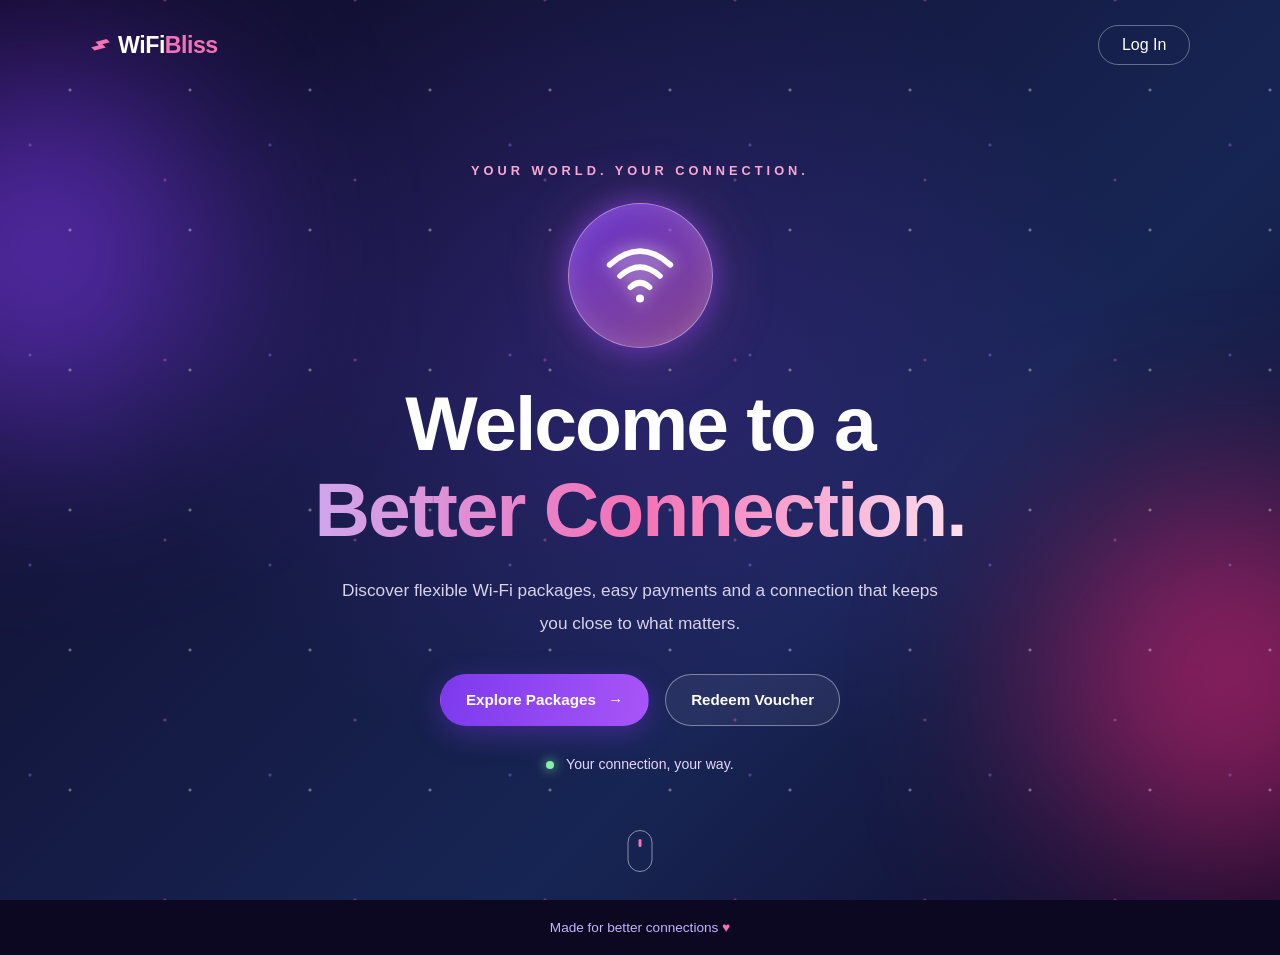
<file: index.html>
<!DOCTYPE html>
<html lang="en">
<head>
    <meta charset="UTF-8">
    <meta name="viewport" content="width=device-width, initial-scale=1.0">
    <meta name="theme-color" content="#172554">

    <title>WiFi Bliss | Welcome</title>

    <link rel="stylesheet" href="css/style.css">
    <script src="js/script.js" defer></script>
</head>
<body>

    <header class="navbar">
        <a href="index.html" class="brand">
            <span class="brand-icon">⌁</span>
            <span>WiFi<span class="brand-accent">Bliss</span></span>
        </a>

        <a href="pages/login.html" class="login-link">Log In</a>
    </header>

    <main>
        <section class="hero">

            <div class="glow glow-one"></div>
            <div class="glow glow-two"></div>
            <div class="particles" aria-hidden="true"></div>

            <div class="hero-content">

                <p class="eyebrow">
                    YOUR WORLD. YOUR CONNECTION.
                </p>

                <div class="wifi-orb" aria-label="Wi-Fi symbol">
                    <svg class="wifi-symbol"
                         viewBox="0 0 100 100"
                         role="img"
                         aria-hidden="true">

                        <path d="M12 36 Q50 2 88 36"
                              fill="none"
                              stroke="currentColor"
                              stroke-width="7"
                              stroke-linecap="round"/>

                        <path d="M25 50 Q50 28 75 50"
                              fill="none"
                              stroke="currentColor"
                              stroke-width="7"
                              stroke-linecap="round"/>

                        <path d="M38 64 Q50 53 62 64"
                              fill="none"
                              stroke="currentColor"
                              stroke-width="7"
                              stroke-linecap="round"/>

                        <circle cx="50" cy="78" r="5"
                                fill="currentColor"/>
                    </svg>
                </div>

                <h1>
                    Welcome to a
                    <span class="gradient-text">Better Connection.</span>
                </h1>

                <p class="hero-description">
                    Discover flexible Wi-Fi packages, easy payments
                    and a connection that keeps you close to what matters.
                </p>

                <div class="hero-buttons">
                    <a href="pages/packages.html" class="btn btn-primary">
                        Explore Packages <span>→</span>
                    </a>

                    <a href="pages/voucher.html" class="btn btn-secondary">
                        Redeem Voucher
                    </a>
                </div>

                <p class="hero-note">
                    <span class="status-dot"></span>
                    Your connection, your way.
                </p>

            </div>

            <div class="scroll-hint" aria-hidden="true">
                <span></span>
            </div>

        </section>
    </main>

    <footer class="site-footer">
        <p>Made for better connections <span>♥</span></p>
    </footer>

</body>
</html>
</file>
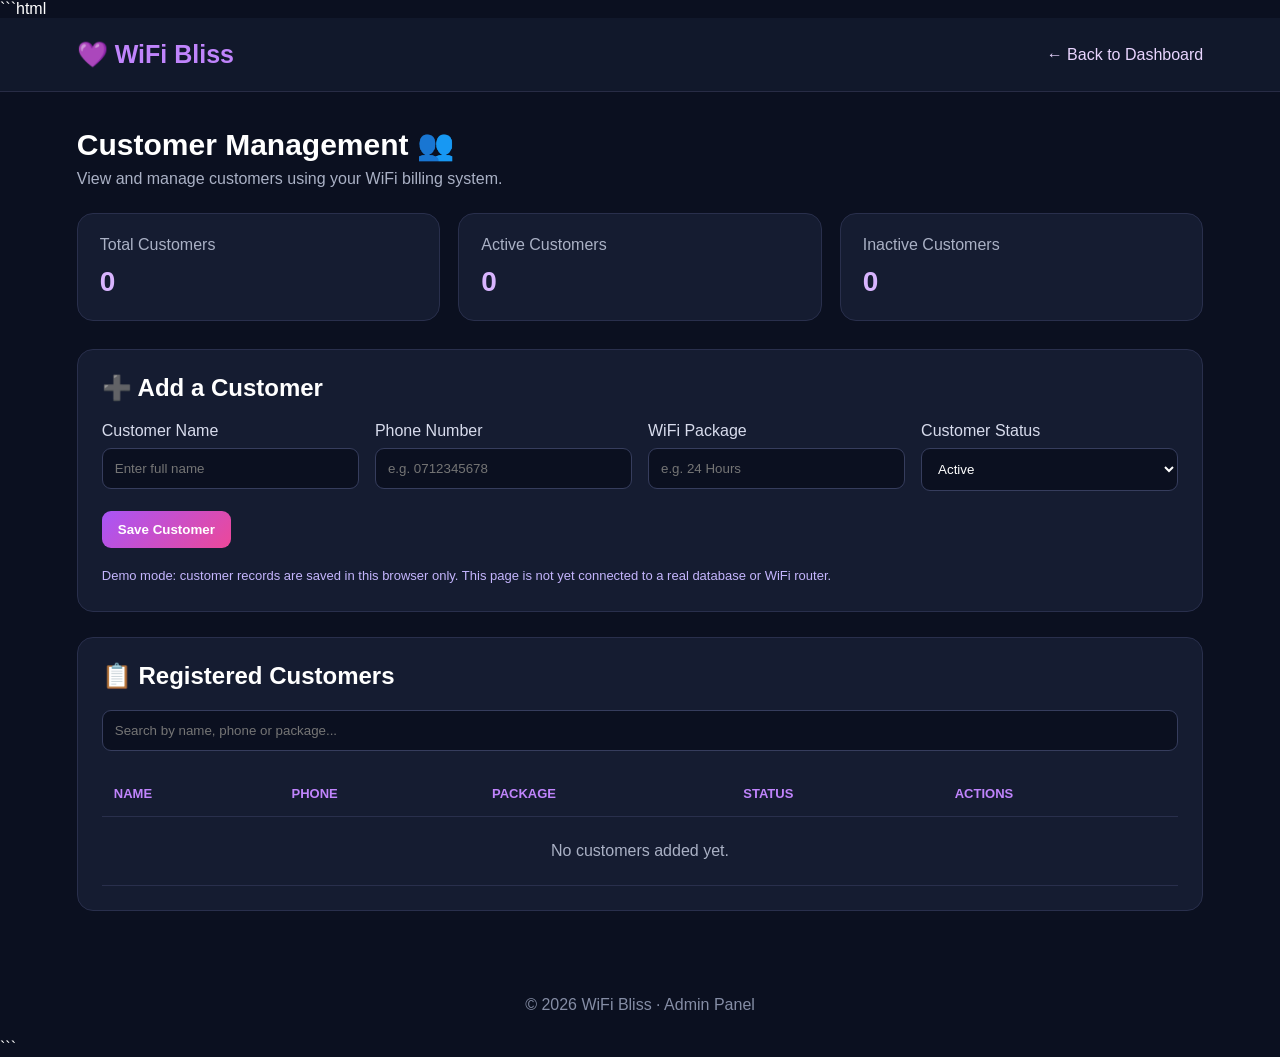
<file: admin/customers.html>
```html
<!DOCTYPE html>
<html lang="en">
<head>
    <meta charset="UTF-8">
    <meta name="viewport" content="width=device-width, initial-scale=1.0">
    <title>Customers | WiFi Bliss Admin</title>

    <style>
        * {
            margin: 0;
            padding: 0;
            box-sizing: border-box;
            font-family: "Segoe UI", sans-serif;
        }

        body {
            background: #0b1020;
            color: #ffffff;
            min-height: 100vh;
        }

        header {
            padding: 22px 6%;
            background: #11182b;
            border-bottom: 1px solid #282c45;
            display: flex;
            justify-content: space-between;
            align-items: center;
            gap: 15px;
            flex-wrap: wrap;
        }

        .logo {
            color: #c084fc;
            font-size: 25px;
            font-weight: bold;
        }

        header a {
            color: #e9d5ff;
            text-decoration: none;
        }

        main {
            padding: 35px 6%;
        }

        .heading {
            margin-bottom: 25px;
        }

        .heading h1 {
            font-size: 30px;
            margin-bottom: 8px;
        }

        .heading p {
            color: #aab1c5;
        }

        .summary {
            display: grid;
            grid-template-columns: repeat(auto-fit, minmax(190px, 1fr));
            gap: 18px;
            margin-bottom: 28px;
        }

        .card {
            background: #151c31;
            padding: 22px;
            border: 1px solid #292f4c;
            border-radius: 16px;
        }

        .card p {
            color: #aab1c5;
            margin-bottom: 12px;
        }

        .card h2 {
            color: #d8b4fe;
            font-size: 28px;
        }

        .panel {
            background: #151c31;
            padding: 24px;
            border: 1px solid #292f4c;
            border-radius: 16px;
            margin-bottom: 25px;
        }

        .panel h2 {
            margin-bottom: 20px;
        }

        .form-grid {
            display: grid;
            grid-template-columns: repeat(auto-fit, minmax(200px, 1fr));
            gap: 16px;
        }

        label {
            display: block;
            color: #d8dced;
            margin-bottom: 8px;
        }

        input, select {
            width: 100%;
            padding: 12px;
            border-radius: 9px;
            border: 1px solid #363d5d;
            background: #0b1020;
            color: white;
            outline: none;
        }

        input:focus, select:focus {
            border-color: #c084fc;
        }

        button {
            padding: 11px 16px;
            border: none;
            border-radius: 9px;
            cursor: pointer;
            font-weight: 600;
            transition: 0.2s;
        }

        .primary {
            background: linear-gradient(135deg, #a855f7, #ec4899);
            color: white;
        }

        .primary:hover {
            opacity: 0.88;
            transform: translateY(-1px);
        }

        .search-row {
            display: flex;
            gap: 12px;
            margin-bottom: 20px;
            flex-wrap: wrap;
        }

        .search-row input {
            flex: 1;
            min-width: 200px;
        }

        .table-wrap {
            overflow-x: auto;
        }

        table {
            width: 100%;
            border-collapse: collapse;
            min-width: 700px;
        }

        th, td {
            text-align: left;
            padding: 15px 12px;
            border-bottom: 1px solid #292f4c;
        }

        th {
            color: #c084fc;
            font-size: 13px;
            text-transform: uppercase;
        }

        td {
            color: #e1e5f0;
        }

        .status {
            display: inline-block;
            padding: 6px 10px;
            border-radius: 20px;
            font-size: 12px;
            background: #183b32;
            color: #86efac;
        }

        .inactive {
            background: #40252e;
            color: #fda4af;
        }

        .actions {
            display: flex;
            gap: 8px;
        }

        .toggle {
            background: #30254a;
            color: #e9d5ff;
        }

        .delete {
            background: #48232d;
            color: #fda4af;
        }

        .empty {
            text-align: center;
            color: #aab1c5;
            padding: 25px;
        }

        .notice {
            color: #c4b5fd;
            font-size: 13px;
            margin-top: 18px;
            line-height: 1.6;
        }

        footer {
            text-align: center;
            padding: 25px;
            color: #858da5;
        }

        @media (max-width: 600px) {
            main {
                padding: 25px 4%;
            }

            .panel {
                padding: 17px;
            }

            .heading h1 {
                font-size: 25px;
            }
        }
    </style>
</head>

<body>

<header>
    <div class="logo">💜 WiFi Bliss</div>
    <a href="dashboard.html">← Back to Dashboard</a>
</header>

<main>
    <section class="heading">
        <h1>Customer Management 👥</h1>
        <p>View and manage customers using your WiFi billing system.</p>
    </section>

    <section class="summary">
        <div class="card">
            <p>Total Customers</p>
            <h2 id="totalCustomers">0</h2>
        </div>

        <div class="card">
            <p>Active Customers</p>
            <h2 id="activeCustomers">0</h2>
        </div>

        <div class="card">
            <p>Inactive Customers</p>
            <h2 id="inactiveCustomers">0</h2>
        </div>
    </section>

    <section class="panel">
        <h2>➕ Add a Customer</h2>

        <form id="customerForm">
            <div class="form-grid">
                <div>
                    <label for="customerName">Customer Name</label>
                    <input
                        type="text"
                        id="customerName"
                        placeholder="Enter full name"
                        required
                    >
                </div>

                <div>
                    <label for="customerPhone">Phone Number</label>
                    <input
                        type="tel"
                        id="customerPhone"
                        placeholder="e.g. 0712345678"
                        pattern="(?:07|01)[0-9]{8}"
                        title="Enter a Kenyan mobile number starting with 07 or 01"
                        required
                    >
                </div>

                <div>
                    <label for="customerPackage">WiFi Package</label>
                    <input
                        type="text"
                        id="customerPackage"
                        placeholder="e.g. 24 Hours"
                        required
                    >
                </div>

                <div>
                    <label for="customerStatus">Customer Status</label>
                    <select id="customerStatus">
                        <option value="Active">Active</option>
                        <option value="Inactive">Inactive</option>
                    </select>
                </div>
            </div>

            <button class="primary" type="submit" style="margin-top: 20px;">
                Save Customer
            </button>
        </form>

        <p class="notice">
            Demo mode: customer records are saved in this browser only.
            This page is not yet connected to a real database or WiFi router.
        </p>
    </section>

    <section class="panel">
        <h2>📋 Registered Customers</h2>

        <div class="search-row">
            <input
                type="search"
                id="searchCustomer"
                placeholder="Search by name, phone or package..."
            >
        </div>

        <div class="table-wrap">
            <table>
                <thead>
                    <tr>
                        <th>Name</th>
                        <th>Phone</th>
                        <th>Package</th>
                        <th>Status</th>
                        <th>Actions</th>
                    </tr>
                </thead>

                <tbody id="customerTable"></tbody>
            </table>
        </div>
    </section>
</main>

<footer>
    © 2026 WiFi Bliss · Admin Panel
</footer>

<script>
   const STORAGE_KEY = "wifiBlissAdminCustomers";
const SHARED_CUSTOMERS_KEY = "wifiBlissCustomers";

    const customerForm = document.getElementById("customerForm");
    const customerTable = document.getElementById("customerTable");
    const searchCustomer = document.getElementById("searchCustomer");

    let customers = [];

    try {
        customers = JSON.parse(localStorage.getItem(STORAGE_KEY)) || [];
        if (!Array.isArray(customers)) customers = [];
    } catch {
        customers = [];
    }

    function saveCustomers() {
    localStorage.setItem(STORAGE_KEY, JSON.stringify(customers));
    localStorage.setItem(SHARED_CUSTOMERS_KEY, JSON.stringify(customers));
}

    function updateSummary() {
        document.getElementById("totalCustomers").textContent =
            customers.length;

        document.getElementById("activeCustomers").textContent =
            customers.filter(customer => customer.status === "Active").length;

        document.getElementById("inactiveCustomers").textContent =
            customers.filter(customer => customer.status === "Inactive").length;
    }

    function renderCustomers() {
        const search = searchCustomer.value.trim().toLowerCase();

        const filteredCustomers = customers.filter(customer =>
            customer.name.toLowerCase().includes(search) ||
            customer.phone.toLowerCase().includes(search) ||
            customer.package.toLowerCase().includes(search)
        );

        customerTable.replaceChildren();

        if (filteredCustomers.length === 0) {
            const row = document.createElement("tr");
            const cell = document.createElement("td");

            cell.colSpan = 5;
            cell.className = "empty";
            cell.textContent = customers.length === 0
                ? "No customers added yet."
                : "No customers match your search.";

            row.appendChild(cell);
            customerTable.appendChild(row);
        }

        filteredCustomers.forEach(customer => {
            const row = document.createElement("tr");

            function addCell(value) {
                const cell = document.createElement("td");
                cell.textContent = value;
                row.appendChild(cell);
                return cell;
            }

            addCell(customer.name);
            addCell(customer.phone);
            addCell(customer.package);

            const statusCell = addCell("");
            const statusBadge = document.createElement("span");
            statusBadge.className = customer.status === "Active"
                ? "status"
                : "status inactive";
            statusBadge.textContent = customer.status;
            statusCell.appendChild(statusBadge);

            const actionsCell = addCell("");
            const actions = document.createElement("div");
            actions.className = "actions";

            const toggleButton = document.createElement("button");
            toggleButton.className = "toggle";
            toggleButton.textContent = customer.status === "Active"
                ? "Deactivate"
                : "Activate";

            toggleButton.addEventListener("click", () => {
                const index = customers.findIndex(item => item.id === customer.id);
                if (index === -1) return;

                customers[index].status =
                    customers[index].status === "Active" ? "Inactive" : "Active";

                saveCustomers();
                renderCustomers();
            });

            const deleteButton = document.createElement("button");
            deleteButton.className = "delete";
            deleteButton.textContent = "Delete";

            deleteButton.addEventListener("click", () => {
                if (!confirm("Are you sure you want to delete this customer?")) {
                    return;
                }

                customers = customers.filter(item => item.id !== customer.id);
                saveCustomers();
                renderCustomers();
            });

            actions.append(toggleButton, deleteButton);
            actionsCell.appendChild(actions);
            customerTable.appendChild(row);
        });

        updateSummary();
    }

    customerForm.addEventListener("submit", event => {
        event.preventDefault();

        const name = document.getElementById("customerName").value.trim();
        const phone = document.getElementById("customerPhone").value.trim();
        const packageName = document.getElementById("customerPackage").value.trim();
        const status = document.getElementById("customerStatus").value;

        if (!name || !phone || !packageName) {
            alert("Please fill in all customer details.");
            return;
        }

        if (!/^(07|01)[0-9]{8}$/.test(phone)) {
            alert("Enter a valid Kenyan mobile number, e.g. 0712345678.");
            return;
        }

        if (customers.some(customer => customer.phone === phone)) {
            alert("This phone number is already registered.");
            return;
        }

        customers.push({
            id: Date.now().toString() + Math.random().toString(16).slice(2),
            name,
            phone,
            package: packageName,
            status
        });

        saveCustomers();
        customerForm.reset();
        renderCustomers();

        alert("Customer saved successfully!");
    });

    searchCustomer.addEventListener("input", renderCustomers);

    renderCustomers();
</script>

</body>
</html>
```
</file>
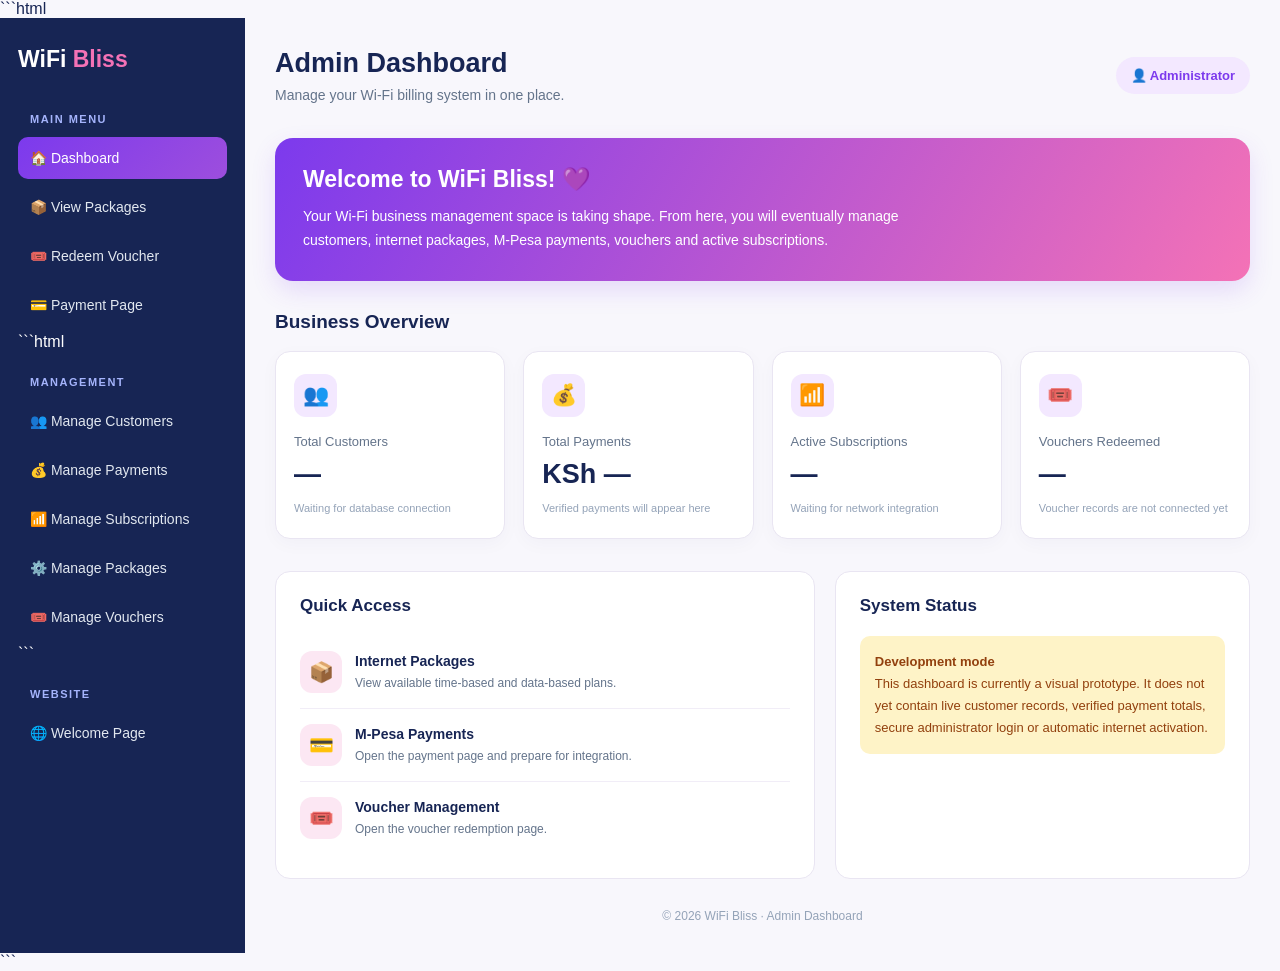
<file: admin/dashboard.html>
```html
<!DOCTYPE html>
<html lang="en">
<head>
    <meta charset="UTF-8">
    <meta name="viewport" content="width=device-width, initial-scale=1.0">
    <title>Admin Dashboard | WiFi Bliss</title>

    <style>
        * {
            margin: 0;
            padding: 0;
            box-sizing: border-box;
        }

        body {
            font-family: Arial, sans-serif;
            background: #F8F7FC;
            color: #172554;
        }

        .layout {
            display: flex;
            min-height: 100vh;
        }

        .sidebar {
            width: 245px;
            padding: 28px 18px;
            background: #172554;
            color: white;
            flex-shrink: 0;
        }

        .brand {
            font-size: 23px;
            font-weight: bold;
            margin-bottom: 40px;
        }

        .brand span {
            color: #F472B6;
        }

        .sidebar h3 {
            font-size: 11px;
            color: #A5B4FC;
            text-transform: uppercase;
            letter-spacing: 1.5px;
            margin: 25px 12px 12px;
        }

        .nav-link {
            display: block;
            padding: 13px 12px;
            margin-bottom: 7px;
            border-radius: 10px;
            color: #E2E8F0;
            text-decoration: none;
            font-size: 14px;
            transition: 0.2s;
        }

        .nav-link:hover,
        .nav-link.active {
            background: linear-gradient(135deg, #7C3AED, #9D4EDD);
            color: white;
        }

        .main {
            flex: 1;
            min-width: 0;
            padding: 30px;
        }

        .topbar {
            display: flex;
            justify-content: space-between;
            align-items: center;
            gap: 15px;
            margin-bottom: 35px;
        }

        .topbar h1 {
            font-size: 27px;
            margin-bottom: 8px;
        }

        .topbar p {
            color: #64748B;
            font-size: 14px;
        }

        .admin-badge {
            background: #F3E8FF;
            color: #7C3AED;
            padding: 11px 15px;
            border-radius: 25px;
            font-size: 13px;
            font-weight: bold;
            white-space: nowrap;
        }

        .welcome {
            padding: 28px;
            border-radius: 18px;
            color: white;
            background: linear-gradient(120deg, #7C3AED, #F472B6);
            margin-bottom: 30px;
            box-shadow: 0 10px 25px #7C3AED25;
        }

        .welcome h2 {
            font-size: 23px;
            margin-bottom: 12px;
        }

        .welcome p {
            line-height: 1.7;
            font-size: 14px;
            max-width: 650px;
        }

        .section-title {
            font-size: 19px;
            margin-bottom: 18px;
        }

        .stats {
            display: grid;
            grid-template-columns: repeat(4, minmax(0, 1fr));
            gap: 18px;
            margin-bottom: 32px;
        }

        .stat-card {
            background: white;
            padding: 22px 18px;
            border-radius: 15px;
            border: 1px solid #E9E5F2;
            box-shadow: 0 5px 18px #17255408;
        }

        .stat-icon {
            width: 43px;
            height: 43px;
            display: flex;
            justify-content: center;
            align-items: center;
            border-radius: 12px;
            background: #F3E8FF;
            font-size: 21px;
            margin-bottom: 17px;
        }

        .stat-card h3 {
            font-size: 13px;
            color: #64748B;
            font-weight: normal;
            margin-bottom: 10px;
        }

        .stat-card .number {
            font-size: 27px;
            font-weight: bold;
        }

        .stat-card .note {
            margin-top: 10px;
            font-size: 11px;
            color: #94A3B8;
            line-height: 1.5;
        }

        .content-grid {
            display: grid;
            grid-template-columns: 1.3fr 1fr;
            gap: 20px;
        }

        .panel {
            padding: 24px;
            background: white;
            border: 1px solid #E9E5F2;
            border-radius: 15px;
        }

        .panel h2 {
            font-size: 17px;
            margin-bottom: 20px;
        }

        .action-link {
            display: flex;
            align-items: center;
            gap: 13px;
            padding: 15px 0;
            border-bottom: 1px solid #F1EDF7;
            color: #172554;
            text-decoration: none;
        }

        .action-link:last-child {
            border-bottom: none;
        }

        .action-icon {
            width: 42px;
            height: 42px;
            display: flex;
            justify-content: center;
            align-items: center;
            border-radius: 12px;
            background: #FCE7F3;
            font-size: 20px;
            flex-shrink: 0;
        }

        .action-link strong {
            display: block;
            font-size: 14px;
            margin-bottom: 5px;
        }

        .action-link small {
            color: #64748B;
            font-size: 12px;
            line-height: 1.5;
        }

        .status {
            background: #FEF3C7;
            color: #92400E;
            border-radius: 10px;
            padding: 15px;
            font-size: 13px;
            line-height: 1.7;
        }

        footer {
            margin-top: 30px;
            text-align: center;
            color: #94A3B8;
            font-size: 12px;
        }

        @media (max-width: 1100px) {
            .stats {
                grid-template-columns: repeat(2, minmax(0, 1fr));
            }

            .content-grid {
                grid-template-columns: 1fr;
            }
        }

        @media (max-width: 650px) {
            .layout {
                display: block;
            }

            .sidebar {
                width: 100%;
                padding: 20px;
            }

            .brand {
                margin-bottom: 20px;
            }

            .sidebar h3 {
                margin-top: 15px;
            }

            .main {
                padding: 20px 14px;
            }

            .topbar {
                align-items: flex-start;
                flex-direction: column;
            }

            .topbar h1 {
                font-size: 23px;
            }

            .stats {
                gap: 12px;
            }

            .stat-card {
                padding: 16px 12px;
            }

            .stat-card .number {
                font-size: 23px;
            }

            .welcome {
                padding: 22px;
            }
        }
    </style>
</head>

<body>
    <div class="layout">

        <aside class="sidebar">
            <div class="brand">WiFi <span>Bliss</span></div>

            <h3>Main Menu</h3>

            <a href="dashboard.html" class="nav-link active">
                🏠 Dashboard
            </a>

            <a href="../pages/packages.html" class="nav-link">
                📦 View Packages
            </a>

            <a href="../pages/voucher.html" class="nav-link">
                🎟️ Redeem Voucher
            </a>

            <a href="../pages/payment.html" class="nav-link">
                💳 Payment Page
            </a>
            ```html
<h3>Management</h3>

<a href="customers.html" class="nav-link">
    👥 Manage Customers
</a>

<a href="payments.html" class="nav-link">
    💰 Manage Payments
</a>

<a href="subscriptions.html" class="nav-link">
    📶 Manage Subscriptions
</a>

<a href="packages.html" class="nav-link">
    ⚙️ Manage Packages
</a>

<a href="vouchers.html" class="nav-link">
    🎟️ Manage Vouchers
</a>
```

            <h3>Website</h3>

            <a href="../index.html" class="nav-link">
                🌐 Welcome Page
            </a>
        </aside>

        <main class="main">

            <header class="topbar">
                <div>
                    <h1>Admin Dashboard</h1>
                    <p>Manage your Wi-Fi billing system in one place.</p>
                </div>

                <div class="admin-badge">👤 Administrator</div>
            </header>

            <section class="welcome">
                <h2>Welcome to WiFi Bliss! 💜</h2>
                <p>
                    Your Wi-Fi business management space is taking shape.
                    From here, you will eventually manage customers,
                    internet packages, M-Pesa payments, vouchers and
                    active subscriptions.
                </p>
            </section>

            <h2 class="section-title">Business Overview</h2>

            <section class="stats">

                <div class="stat-card">
                    <div class="stat-icon">👥</div>
                    <h3>Total Customers</h3>
                    <div class="number">—</div>
                    <p class="note">Waiting for database connection</p>
                </div>

                <div class="stat-card">
                    <div class="stat-icon">💰</div>
                    <h3>Total Payments</h3>
                    <div class="number">KSh —</div>
                    <p class="note">Verified payments will appear here</p>
                </div>

                <div class="stat-card">
                    <div class="stat-icon">📶</div>
                    <h3>Active Subscriptions</h3>
                    <div class="number">—</div>
                    <p class="note">Waiting for network integration</p>
                </div>

                <div class="stat-card">
                    <div class="stat-icon">🎟️</div>
                    <h3>Vouchers Redeemed</h3>
                    <div class="number">—</div>
                    <p class="note">Voucher records are not connected yet</p>
                </div>

            </section>

            <section class="content-grid">

                <div class="panel">
                    <h2>Quick Access</h2>

                    <a href="../pages/packages.html" class="action-link">
                        <div class="action-icon">📦</div>
                        <div>
                            <strong>Internet Packages</strong>
                            <small>View available time-based and data-based plans.</small>
                        </div>
                    </a>

                    <a href="../pages/payment.html" class="action-link">
                        <div class="action-icon">💳</div>
                        <div>
                            <strong>M-Pesa Payments</strong>
                            <small>Open the payment page and prepare for integration.</small>
                        </div>
                    </a>

                    <a href="../pages/voucher.html" class="action-link">
                        <div class="action-icon">🎟️</div>
                        <div>
                            <strong>Voucher Management</strong>
                            <small>Open the voucher redemption page.</small>
                        </div>
                    </a>
                </div>

                <div class="panel">
                    <h2>System Status</h2>

                    <div class="status">
                        <strong>Development mode</strong><br>
                        This dashboard is currently a visual prototype.
                        It does not yet contain live customer records,
                        verified payment totals, secure administrator
                        login or automatic internet activation.
                    </div>
                </div>

            </section>

            <footer>
                © 2026 WiFi Bliss · Admin Dashboard
            </footer>

        </main>
    </div>
</body>
</html>
```
</file>
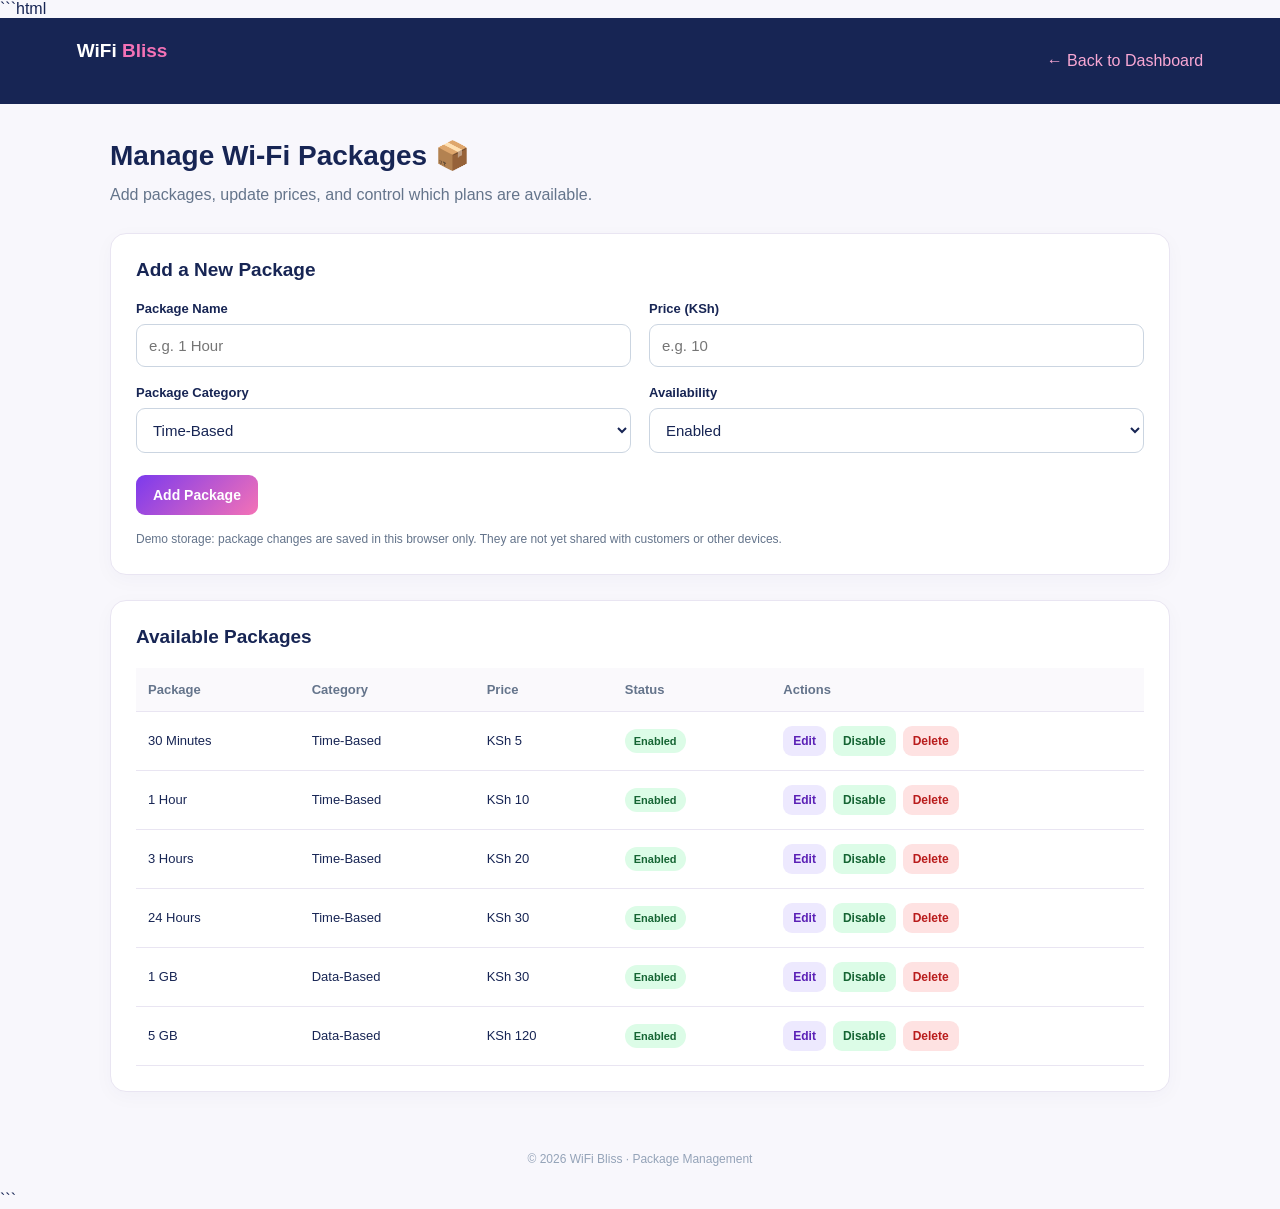
<file: admin/packages.html>
```html
<!DOCTYPE html>
<html lang="en">
<head>
    <meta charset="UTF-8">
    <meta name="viewport" content="width=device-width, initial-scale=1.0">
    <title>Manage Packages | WiFi Bliss</title>

    <style>
        * {
            box-sizing: border-box;
            margin: 0;
            padding: 0;
        }

        body {
            font-family: Arial, sans-serif;
            background: #F8F7FC;
            color: #172554;
        }

        header {
            background: #172554;
            color: white;
            padding: 22px 6%;
            display: flex;
            justify-content: space-between;
            align-items: center;
            gap: 15px;
            flex-wrap: wrap;
        }

        header h2 span {
            color: #F472B6;
        }

        header a {
            color: #F9A8D4;
            text-decoration: none;
        }

        main {
            max-width: 1100px;
            margin: 35px auto;
            padding: 0 20px;
        }

        .heading {
            margin-bottom: 25px;
        }

        .heading h1 {
            font-size: 28px;
            margin-bottom: 10px;
        }

        .heading p {
            color: #64748B;
            line-height: 1.6;
        }

        .form-card, .table-card {
            background: white;
            padding: 25px;
            border: 1px solid #E9E5F2;
            border-radius: 16px;
            margin-bottom: 25px;
            box-shadow: 0 5px 20px #17255408;
        }

        h2 {
            font-size: 19px;
            margin-bottom: 20px;
        }

        .form-grid {
            display: grid;
            grid-template-columns: repeat(2, minmax(0, 1fr));
            gap: 18px;
        }

        .field label {
            display: block;
            font-weight: bold;
            font-size: 13px;
            margin-bottom: 8px;
        }

        .field input, .field select {
            width: 100%;
            padding: 12px;
            border: 1px solid #CBD5E1;
            border-radius: 9px;
            font-size: 15px;
            background: white;
            color: #172554;
        }

        .field input:focus, .field select:focus {
            outline: 2px solid #C4B5FD;
            border-color: #7C3AED;
        }

        .buttons {
            display: flex;
            gap: 10px;
            flex-wrap: wrap;
            margin-top: 22px;
        }

        button {
            border: none;
            border-radius: 9px;
            padding: 12px 17px;
            font-weight: bold;
            cursor: pointer;
            font-size: 14px;
        }

        .primary {
            color: white;
            background: linear-gradient(135deg, #7C3AED, #F472B6);
        }

        .secondary {
            background: #EDE9FE;
            color: #5B21B6;
        }

        .delete {
            background: #FEE2E2;
            color: #B91C1C;
        }

        .toggle {
            background: #DCFCE7;
            color: #166534;
        }

        .table-wrap {
            overflow-x: auto;
        }

        table {
            width: 100%;
            border-collapse: collapse;
            text-align: left;
        }

        th, td {
            padding: 14px 12px;
            border-bottom: 1px solid #E9E5F2;
            font-size: 13px;
            white-space: nowrap;
        }

        th {
            color: #64748B;
            background: #FAF9FC;
        }

        .status {
            display: inline-block;
            padding: 6px 9px;
            border-radius: 20px;
            font-size: 11px;
            font-weight: bold;
        }

        .enabled {
            color: #166534;
            background: #DCFCE7;
        }

        .disabled {
            color: #991B1B;
            background: #FEE2E2;
        }

        .row-actions {
            display: flex;
            gap: 7px;
        }

        .row-actions button {
            padding: 8px 10px;
            font-size: 12px;
        }

        #message {
            margin-top: 15px;
            font-size: 14px;
            line-height: 1.5;
        }

        .notice {
            color: #64748B;
            font-size: 12px;
            line-height: 1.6;
            margin-top: 15px;
        }

        footer {
            text-align: center;
            padding: 25px;
            color: #94A3B8;
            font-size: 12px;
        }

        @media (max-width: 650px) {
            .form-grid {
                grid-template-columns: 1fr;
            }

            .form-card, .table-card {
                padding: 18px;
            }

            .heading h1 {
                font-size: 24px;
            }
        }
    </style>
</head>

<body>
    <header>
        <h2>WiFi <span>Bliss</span></h2>
        <a href="dashboard.html">← Back to Dashboard</a>
    </header>

    <main>
        <section class="heading">
            <h1>Manage Wi-Fi Packages 📦</h1>
            <p>Add packages, update prices, and control which plans are available.</p>
        </section>

        <section class="form-card">
            <h2 id="formTitle">Add a New Package</h2>

            <form id="packageForm">
                <div class="form-grid">
                    <div class="field">
                        <label for="packageName">Package Name</label>
                        <input id="packageName" type="text"
                               placeholder="e.g. 1 Hour" required>
                    </div>

                    <div class="field">
                        <label for="packagePrice">Price (KSh)</label>
                        <input id="packagePrice" type="number"
                               min="1" step="1" placeholder="e.g. 10" required>
                    </div>

                    <div class="field">
                        <label for="packageType">Package Category</label>
                        <select id="packageType" required>
                            <option value="Time-Based">Time-Based</option>
                            <option value="Data-Based">Data-Based</option>
                        </select>
                    </div>

                    <div class="field">
                        <label for="packageStatus">Availability</label>
                        <select id="packageStatus" required>
                            <option value="Enabled">Enabled</option>
                            <option value="Disabled">Disabled</option>
                        </select>
                    </div>
                </div>

                <div class="buttons">
                    <button class="primary" type="submit" id="saveButton">
                        Add Package
                    </button>

                    <button class="secondary" type="button"
                            id="cancelButton" hidden>
                        Cancel Edit
                    </button>
                </div>

                <p id="message" role="status" aria-live="polite"></p>
            </form>

            <p class="notice">
                Demo storage: package changes are saved in this browser only.
                They are not yet shared with customers or other devices.
            </p>
        </section>

        <section class="table-card">
            <h2>Available Packages</h2>

            <div class="table-wrap">
                <table>
                    <thead>
                        <tr>
                            <th>Package</th>
                            <th>Category</th>
                            <th>Price</th>
                            <th>Status</th>
                            <th>Actions</th>
                        </tr>
                    </thead>

                    <tbody id="packageTable"></tbody>
                </table>
            </div>
        </section>
    </main>

    <footer>© 2026 WiFi Bliss · Package Management</footer>

    <script>
        const storageKey = "wifiBlissAdminPackages";

        const defaultPackages = [
            { id: 1, name: "30 Minutes", price: 5, type: "Time-Based", status: "Enabled" },
            { id: 2, name: "1 Hour", price: 10, type: "Time-Based", status: "Enabled" },
            { id: 3, name: "3 Hours", price: 20, type: "Time-Based", status: "Enabled" },
            { id: 4, name: "24 Hours", price: 30, type: "Time-Based", status: "Enabled" },
            { id: 5, name: "1 GB", price: 30, type: "Data-Based", status: "Enabled" },
            { id: 6, name: "5 GB", price: 120, type: "Data-Based", status: "Enabled" }
        ];

        let packages = loadPackages();
        let editingId = null;

        const form = document.getElementById("packageForm");
        const nameInput = document.getElementById("packageName");
        const priceInput = document.getElementById("packagePrice");
        const typeInput = document.getElementById("packageType");
        const statusInput = document.getElementById("packageStatus");
        const table = document.getElementById("packageTable");
        const message = document.getElementById("message");
        const saveButton = document.getElementById("saveButton");
        const cancelButton = document.getElementById("cancelButton");

        function loadPackages() {
            try {
                const saved = localStorage.getItem(storageKey);
                return saved === null ? defaultPackages : JSON.parse(saved);
            } catch {
                return defaultPackages.map(item => ({ ...item }));
            }
        }

        function savePackages() {
            try {
                localStorage.setItem(storageKey, JSON.stringify(packages));
                return true;
            } catch {
                message.style.color = "#B91C1C";
                message.textContent =
                    "Could not save changes in this browser. Please check your browser settings.";
                return false;
            }
        }

        function renderPackages() {
            table.replaceChildren();

            if (packages.length === 0) {
                const row = table.insertRow();
                const cell = row.insertCell();
                cell.colSpan = 5;
                cell.textContent = "No packages yet. Add your first package above.";
                return;
            }

            packages.forEach(item => {
                const row = table.insertRow();

                const nameCell = row.insertCell();
                nameCell.textContent = item.name;

                const typeCell = row.insertCell();
                typeCell.textContent = item.type;

                const priceCell = row.insertCell();
                priceCell.textContent = "KSh " + item.price;

                const statusCell = row.insertCell();
                const badge = document.createElement("span");
                badge.className = "status " +
                    (item.status === "Enabled" ? "enabled" : "disabled");
                badge.textContent = item.status;
                statusCell.appendChild(badge);

                const actionsCell = row.insertCell();
                const actions = document.createElement("div");
                actions.className = "row-actions";

                const editButton = document.createElement("button");
                editButton.className = "secondary";
                editButton.textContent = "Edit";
                editButton.addEventListener("click", () => editPackage(item.id));

                const toggleButton = document.createElement("button");
                toggleButton.className = "toggle";
                toggleButton.textContent =
                    item.status === "Enabled" ? "Disable" : "Enable";
                toggleButton.addEventListener("click", () => togglePackage(item.id));

                const deleteButton = document.createElement("button");
                deleteButton.className = "delete";
                deleteButton.textContent = "Delete";
                deleteButton.addEventListener("click", () => deletePackage(item.id));

                actions.append(editButton, toggleButton, deleteButton);
                actionsCell.appendChild(actions);
            });
        }

        function resetForm() {
            form.reset();
            editingId = null;
            document.getElementById("formTitle").textContent = "Add a New Package";
            saveButton.textContent = "Add Package";
            cancelButton.hidden = true;
            message.textContent = "";
        }

        function editPackage(id) {
            const item = packages.find(pkg => pkg.id === id);
            if (!item) return;

            editingId = id;
            nameInput.value = item.name;
            priceInput.value = item.price;
            typeInput.value = item.type;
            statusInput.value = item.status;

            document.getElementById("formTitle").textContent = "Edit Package";
            saveButton.textContent = "Save Changes";
            cancelButton.hidden = false;
            message.textContent = "";

            window.scrollTo({ top: 0, behavior: "smooth" });
        }

        function togglePackage(id) {
            const item = packages.find(pkg => pkg.id === id);
            if (!item) return;

            item.status = item.status === "Enabled" ? "Disabled" : "Enabled";

            if (savePackages()) {
                renderPackages();
                message.style.color = "#166534";
                message.textContent = "Package availability updated in this browser.";
            }
        }

        function deletePackage(id) {
            const item = packages.find(pkg => pkg.id === id);
            if (!item) return;

            if (!confirm("Delete the package '" + item.name + "'?")) return;

            const previousPackages = packages;
            packages = packages.filter(pkg => pkg.id !== id);

            if (savePackages()) {
                renderPackages();
                message.style.color = "#166534";
                message.textContent = "Package deleted from this browser's saved list.";
            } else {
                packages = previousPackages;
                renderPackages();
            }
        }

        form.addEventListener("submit", function(event) {
            event.preventDefault();

            const name = nameInput.value.trim();
            const price = Number(priceInput.value);

            if (!name || !Number.isFinite(price) || price <= 0) {
                message.style.color = "#B91C1C";
                message.textContent = "Enter a package name and a valid price greater than zero.";
                return;
            }

            const previousPackages = packages.map(item => ({ ...item }));

            if (editingId !== null) {
                const item = packages.find(pkg => pkg.id === editingId);
                if (!item) return;

                item.name = name;
                item.price = price;
                item.type = typeInput.value;
                item.status = statusInput.value;
            } else {
                packages.push({
                    id: Date.now(),
                    name,
                    price,
                    type: typeInput.value,
                    status: statusInput.value
                });
            }

            if (!savePackages()) {
                packages = previousPackages;
                renderPackages();
                return;
            }

            renderPackages();
            resetForm();
            message.style.color = "#166534";
            message.textContent = "Package saved in this browser successfully.";
        });

        cancelButton.addEventListener("click", resetForm);

        renderPackages();
    </script>
</body>
</html>
```
</file>
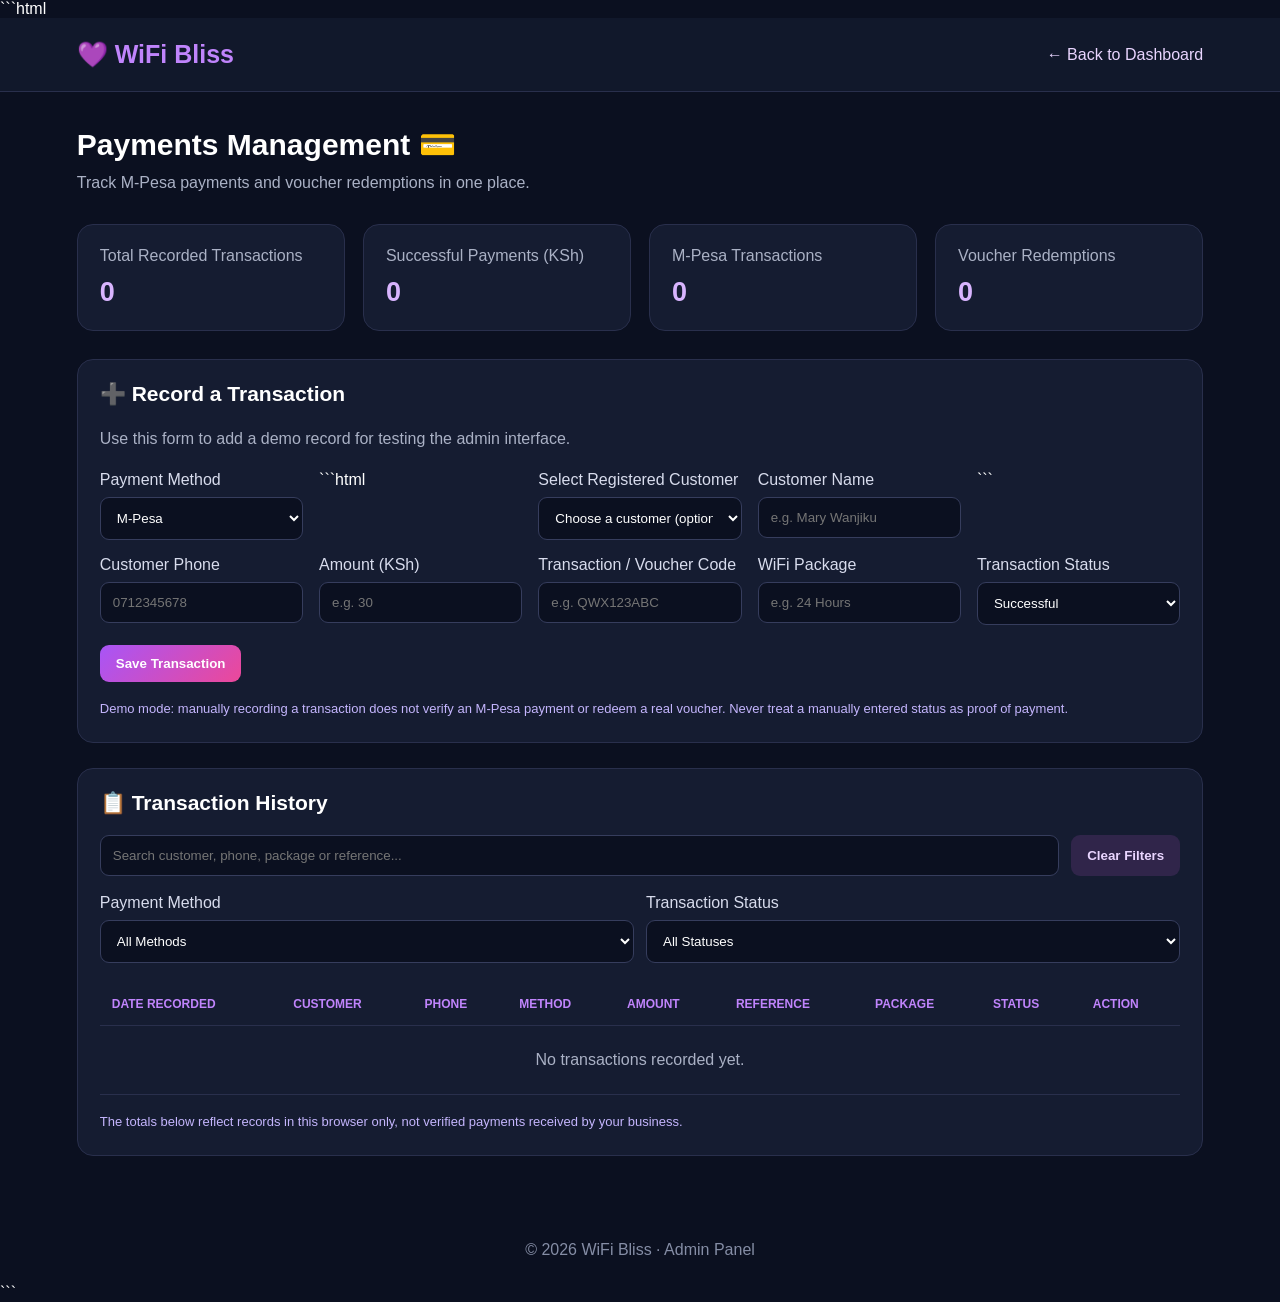
<file: admin/payments.html>
```html
<!DOCTYPE html>
<html lang="en">
<head>
    <meta charset="UTF-8">
    <meta name="viewport" content="width=device-width, initial-scale=1.0">
    <title>Payments Management | WiFi Bliss</title>

    <style>
        * {
            margin: 0;
            padding: 0;
            box-sizing: border-box;
            font-family: "Segoe UI", sans-serif;
        }

        body {
            background: #0b1020;
            color: #ffffff;
            min-height: 100vh;
        }

        header {
            background: #11182b;
            border-bottom: 1px solid #292f4c;
            padding: 22px 6%;
            display: flex;
            justify-content: space-between;
            align-items: center;
            flex-wrap: wrap;
            gap: 15px;
        }

        .logo {
            font-size: 25px;
            font-weight: bold;
            color: #c084fc;
        }

        header a {
            color: #e9d5ff;
            text-decoration: none;
        }

        main {
            padding: 35px 6%;
        }

        .heading {
            margin-bottom: 28px;
        }

        .heading h1 {
            font-size: 30px;
            margin-bottom: 8px;
        }

        .heading p,
        .muted {
            color: #aab1c5;
            line-height: 1.6;
        }

        .summary {
            display: grid;
            grid-template-columns: repeat(auto-fit, minmax(190px, 1fr));
            gap: 18px;
            margin-bottom: 28px;
        }

        .card,
        .panel {
            background: #151c31;
            border: 1px solid #292f4c;
            border-radius: 16px;
            padding: 22px;
        }

        .card p {
            color: #aab1c5;
            margin-bottom: 12px;
        }

        .card h2 {
            color: #d8b4fe;
            font-size: 27px;
        }

        .panel {
            margin-bottom: 25px;
        }

        .panel h2 {
            font-size: 21px;
            margin-bottom: 20px;
        }

        .form-grid {
            display: grid;
            grid-template-columns: repeat(auto-fit, minmax(200px, 1fr));
            gap: 16px;
        }

        label {
            display: block;
            margin-bottom: 8px;
            color: #d8dced;
        }

        input,
        select {
            width: 100%;
            padding: 12px;
            background: #0b1020;
            color: white;
            border: 1px solid #363d5d;
            border-radius: 9px;
            outline: none;
        }

        input:focus,
        select:focus {
            border-color: #c084fc;
        }

        button {
            padding: 11px 16px;
            border: none;
            border-radius: 9px;
            cursor: pointer;
            font-weight: 600;
            transition: 0.2s;
        }

        button:hover {
            opacity: 0.86;
        }

        .primary {
            color: white;
            background: linear-gradient(135deg, #a855f7, #ec4899);
        }

        .secondary {
            color: #e9d5ff;
            background: #30254a;
        }

        .danger {
            color: #fda4af;
            background: #48232d;
        }

        .toolbar {
            display: flex;
            gap: 12px;
            flex-wrap: wrap;
            margin-bottom: 18px;
        }

        .toolbar input {
            flex: 1;
            min-width: 200px;
        }

        .filters {
            display: grid;
            grid-template-columns: repeat(auto-fit, minmax(160px, 1fr));
            gap: 12px;
            margin-bottom: 20px;
        }

        .table-wrap {
            overflow-x: auto;
        }

        table {
            width: 100%;
            min-width: 950px;
            border-collapse: collapse;
        }

        th,
        td {
            text-align: left;
            padding: 14px 12px;
            border-bottom: 1px solid #292f4c;
        }

        th {
            color: #c084fc;
            text-transform: uppercase;
            font-size: 12px;
        }

        td {
            color: #e1e5f0;
        }

        .badge {
            display: inline-block;
            padding: 6px 10px;
            border-radius: 20px;
            font-size: 12px;
            white-space: nowrap;
        }

        .success {
            background: #183b32;
            color: #86efac;
        }

        .pending {
            background: #44361b;
            color: #fcd34d;
        }

        .failed {
            background: #40252e;
            color: #fda4af;
        }

        .empty {
            text-align: center;
            padding: 25px;
            color: #aab1c5;
        }

        .notice {
            margin-top: 16px;
            font-size: 13px;
            color: #c4b5fd;
            line-height: 1.7;
        }

        footer {
            text-align: center;
            padding: 25px;
            color: #858da5;
        }

        @media (max-width: 600px) {
            main {
                padding: 25px 4%;
            }

            .panel,
            .card {
                padding: 17px;
            }

            .heading h1 {
                font-size: 25px;
            }
        }
    </style>
</head>

<body>

<header>
    <div class="logo">💜 WiFi Bliss</div>
    <a href="dashboard.html">← Back to Dashboard</a>
</header>

<main>
    <section class="heading">
        <h1>Payments Management 💳</h1>
        <p>Track M-Pesa payments and voucher redemptions in one place.</p>
    </section>

    <section class="summary">
        <div class="card">
            <p>Total Recorded Transactions</p>
            <h2 id="totalTransactions">0</h2>
        </div>

        <div class="card">
            <p>Successful Payments (KSh)</p>
            <h2 id="totalRevenue">0</h2>
        </div>

        <div class="card">
            <p>M-Pesa Transactions</p>
            <h2 id="mpesaCount">0</h2>
        </div>

        <div class="card">
            <p>Voucher Redemptions</p>
            <h2 id="voucherCount">0</h2>
        </div>
    </section>

    <section class="panel">
        <h2>➕ Record a Transaction</h2>
        <p class="muted">
            Use this form to add a demo record for testing the admin interface.
        </p>

        <form id="transactionForm" style="margin-top: 20px;">
            <div class="form-grid">
                <div>
                    <label for="method">Payment Method</label>
                    <select id="method" required>
                        <option value="M-Pesa">M-Pesa</option>
                        <option value="Voucher">Voucher</option>
                    </select>
                </div>

               ```html
<div>
    <label for="customerSelect">Select Registered Customer</label>
    <select id="customerSelect">
        <option value="">Choose a customer (optional)</option>
    </select>
</div>

<div>
    <label for="customer">Customer Name</label>
    <input id="customer" type="text"
           placeholder="e.g. Mary Wanjiku" required>
</div>
```

                <div>
                    <label for="phone">Customer Phone</label>
                    <input id="phone" type="tel"
                           placeholder="0712345678"
                           pattern="(?:07|01)[0-9]{8}"
                           title="Enter a Kenyan mobile number starting with 07 or 01">
                </div>

                <div>
                    <label for="amount">Amount (KSh)</label>
                    <input id="amount" type="number"
                           min="0" step="0.01"
                           placeholder="e.g. 30" required>
                </div>

                <div>
                    <label for="reference">Transaction / Voucher Code</label>
                    <input id="reference" type="text"
                           placeholder="e.g. QWX123ABC" required>
                </div>

                <div>
                    <label for="package">WiFi Package</label>
                    <input id="package" type="text"
                           placeholder="e.g. 24 Hours" required>
                </div>

                <div>
                    <label for="status">Transaction Status</label>
                    <select id="status" required>
                        <option value="Successful">Successful</option>
                        <option value="Pending">Pending</option>
                        <option value="Failed">Failed</option>
                    </select>
                </div>
            </div>

            <button type="submit" class="primary" style="margin-top: 20px;">
                Save Transaction
            </button>
        </form>

        <p class="notice">
            Demo mode: manually recording a transaction does not verify an
            M-Pesa payment or redeem a real voucher. Never treat a manually
            entered status as proof of payment.
        </p>
    </section>

    <section class="panel">
        <h2>📋 Transaction History</h2>

        <div class="toolbar">
            <input type="search" id="search"
                   placeholder="Search customer, phone, package or reference...">

            <button type="button" class="secondary" id="clearFilters">
                Clear Filters
            </button>
        </div>

        <div class="filters">
            <div>
                <label for="methodFilter">Payment Method</label>
                <select id="methodFilter">
                    <option value="All">All Methods</option>
                    <option value="M-Pesa">M-Pesa</option>
                    <option value="Voucher">Voucher</option>
                </select>
            </div>

            <div>
                <label for="statusFilter">Transaction Status</label>
                <select id="statusFilter">
                    <option value="All">All Statuses</option>
                    <option value="Successful">Successful</option>
                    <option value="Pending">Pending</option>
                    <option value="Failed">Failed</option>
                </select>
            </div>
        </div>

        <div class="table-wrap">
            <table>
                <thead>
                    <tr>
                        <th>Date Recorded</th>
                        <th>Customer</th>
                        <th>Phone</th>
                        <th>Method</th>
                        <th>Amount</th>
                        <th>Reference</th>
                        <th>Package</th>
                        <th>Status</th>
                        <th>Action</th>
                    </tr>
                </thead>

                <tbody id="transactionTable"></tbody>
            </table>
        </div>

        <p class="notice">
            The totals below reflect records in this browser only, not verified
            payments received by your business.
        </p>
    </section>
</main>

<footer>
    © 2026 WiFi Bliss · Admin Panel
</footer>

<script>
    const STORAGE_KEY = "wifiBlissAdminTransactions";

    const form = document.getElementById("transactionForm");
    const table = document.getElementById("transactionTable");
    const search = document.getElementById("search");
    const methodFilter = document.getElementById("methodFilter");
    const statusFilter = document.getElementById("statusFilter");
    
const customerSelect = document.getElementById("customerSelect");
const customerInput = document.getElementById("customer");
const phoneInput = document.getElementById("phone");
const packageInput = document.getElementById("package");


    let transactions = [];

    try {
        transactions = JSON.parse(localStorage.getItem(STORAGE_KEY)) || [];
        if (!Array.isArray(transactions)) transactions = [];
    } catch {
        transactions = [];
    }

   
function saveTransactions() {
    localStorage.setItem(STORAGE_KEY, JSON.stringify(transactions));
    localStorage.setItem(
        "wifiBlissTransactions",
        JSON.stringify(transactions)
    );
}


    
function loadRegisteredCustomers() {
    if (!customerSelect) return;

    let registeredCustomers = [];

    try {
        registeredCustomers = JSON.parse(
            localStorage.getItem("wifiBlissCustomers") ||
            localStorage.getItem("wifiBlissAdminCustomers") ||
            "[]"
        );

        if (!Array.isArray(registeredCustomers)) {
            registeredCustomers = [];
        }
    } catch {
        registeredCustomers = [];
    }
    
if (customerSelect) {
    customerSelect.addEventListener("change", () => {
        const selectedId = customerSelect.value;

        if (!selectedId) {
            customerInput.value = "";
            phoneInput.value = "";
            packageInput.value = "";
            return;
        }

        let registeredCustomers = [];

        try {
            registeredCustomers = JSON.parse(
                localStorage.getItem("wifiBlissCustomers") ||
                localStorage.getItem("wifiBlissAdminCustomers") ||
                "[]"
            );

            if (!Array.isArray(registeredCustomers)) {
                registeredCustomers = [];
            }
        } catch {
            registeredCustomers = [];
        }

        const customer = registeredCustomers.find(
            item => String(item.id) === String(selectedId)
        );

        if (customer) {
            customerInput.value = customer.name || "";
            phoneInput.value = customer.phone || "";
            packageInput.value = customer.package || "";
        }
    });
}


    customerSelect.replaceChildren();

    const defaultOption = document.createElement("option");
    defaultOption.value = "";
    defaultOption.textContent = "Choose a customer (optional)";
    customerSelect.appendChild(defaultOption);

    registeredCustomers.forEach(customer => {
        const option = document.createElement("option");
        option.value = customer.id;
        option.textContent =
            `${customer.name} — ${customer.phone}`;
        customerSelect.appendChild(option);
    });
}

    function updateSummary() {
        const successful = transactions.filter(
            item => item.status === "Successful"
        );

        const revenue = successful
            .filter(item => item.method === "M-Pesa")
            .reduce((sum, item) => sum + item.amount, 0);

        document.getElementById("totalTransactions").textContent =
            transactions.length;

        document.getElementById("totalRevenue").textContent =
            revenue.toLocaleString("en-KE", {
                minimumFractionDigits: 0,
                maximumFractionDigits: 2
            });

        document.getElementById("mpesaCount").textContent =
            transactions.filter(item => item.method === "M-Pesa").length;

        document.getElementById("voucherCount").textContent =
            transactions.filter(item => item.method === "Voucher").length;
    }

    function renderTransactions() {
        const query = search.value.trim().toLowerCase();
        const selectedMethod = methodFilter.value;
        const selectedStatus = statusFilter.value;

        const filtered = transactions.filter(item => {
            const matchesSearch = [
                item.customer,
                item.phone,
                item.package,
                item.reference,
                item.method
            ].some(value => value.toLowerCase().includes(query));

            const matchesMethod =
                selectedMethod === "All" || item.method === selectedMethod;

            const matchesStatus =
                selectedStatus === "All" || item.status === selectedStatus;

            return matchesSearch && matchesMethod && matchesStatus;
        });

        table.replaceChildren();

        if (filtered.length === 0) {
            const row = document.createElement("tr");
            const cell = document.createElement("td");

            cell.colSpan = 9;
            cell.className = "empty";
            cell.textContent = transactions.length === 0
                ? "No transactions recorded yet."
                : "No transactions match your filters.";

            row.appendChild(cell);
            table.appendChild(row);
        }

        filtered.forEach(item => {
            const row = document.createElement("tr");

            function addCell(value) {
                const cell = document.createElement("td");
                cell.textContent = value;
                row.appendChild(cell);
                return cell;
            }

            addCell(item.date);
            addCell(item.customer);
            addCell(item.phone || "—");
            addCell(item.method);
            addCell("KSh " + item.amount.toLocaleString("en-KE"));
            addCell(item.reference);
            addCell(item.package);

            const statusCell = addCell("");
            const badge = document.createElement("span");
            badge.className = "badge " +
                (item.status === "Successful" ? "success" :
                 item.status === "Pending" ? "pending" : "failed");
            badge.textContent = item.status;
            statusCell.appendChild(badge);

            const actionCell = addCell("");
            const deleteButton = document.createElement("button");
            deleteButton.className = "danger";
            deleteButton.textContent = "Delete";

            deleteButton.addEventListener("click", () => {
                if (!confirm("Delete this demo transaction record?")) return;

                transactions = transactions.filter(
                    transaction => transaction.id !== item.id
                );

                saveTransactions();
                renderTransactions();
            });

            actionCell.appendChild(deleteButton);
            table.appendChild(row);
        });

        updateSummary();
    }

    form.addEventListener("submit", event => {
        event.preventDefault();

        const method = document.getElementById("method").value;
        const customer = document.getElementById("customer").value.trim();
        const phone = document.getElementById("phone").value.trim();
        const amount = Number(document.getElementById("amount").value);
        const reference = document.getElementById("reference").value.trim();
        const packageName = document.getElementById("package").value.trim();
        const status = document.getElementById("status").value;

        if (!customer || !reference || !packageName ||
            !Number.isFinite(amount) || amount <= 0) {
            alert("Please enter valid customer, reference, package and amount details.");
            return;
        }

        if (phone && !/^(07|01)[0-9]{8}$/.test(phone)) {
            alert("Enter a valid Kenyan phone number, or leave the field blank.");
            return;
        }

        if (transactions.some(item =>
            item.reference.toLowerCase() === reference.toLowerCase()
        )) {
            alert("This reference code has already been recorded.");
            return;
        }

        transactions.unshift({
            id: Date.now().toString() + Math.random().toString(16).slice(2),
            date: new Date().toLocaleString("en-KE"),
            method,
            customer,
            phone,
            amount,
            reference,
            package: packageName,
            status
        });

        saveTransactions();
        form.reset();
        renderTransactions();

        alert("Demo transaction record saved successfully!");
    });

    search.addEventListener("input", renderTransactions);
    methodFilter.addEventListener("change", renderTransactions);
    statusFilter.addEventListener("change", renderTransactions);

    document.getElementById("clearFilters").addEventListener("click", () => {
        search.value = "";
        methodFilter.value = "All";
        statusFilter.value = "All";
        renderTransactions();
    });
    loadRegisteredCustomers();

    renderTransactions();
</script>

</body>
</html>
```
</file>
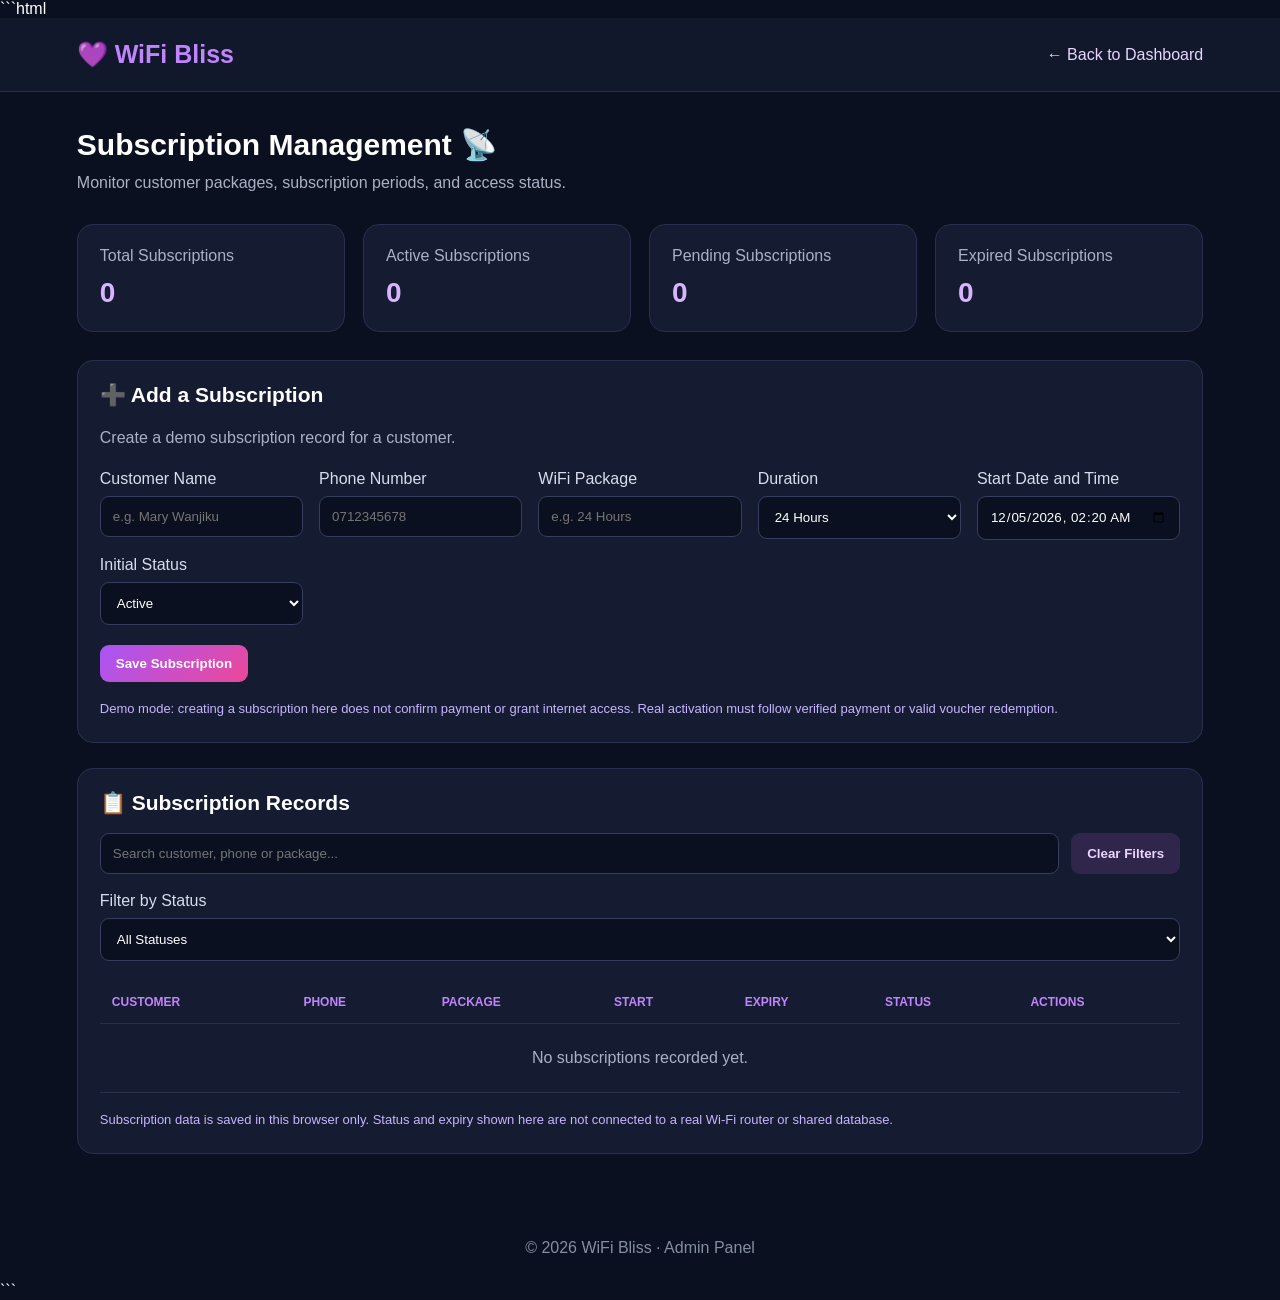
<file: admin/subscriptions.html>
```html
<!DOCTYPE html>
<html lang="en">
<head>
    <meta charset="UTF-8">
    <meta name="viewport" content="width=device-width, initial-scale=1.0">
    <title>Subscriptions | WiFi Bliss Admin</title>

    <style>
        * {
            margin: 0;
            padding: 0;
            box-sizing: border-box;
            font-family: "Segoe UI", sans-serif;
        }

        body {
            background: #0b1020;
            color: #fff;
            min-height: 100vh;
        }

        header {
            background: #11182b;
            border-bottom: 1px solid #292f4c;
            padding: 22px 6%;
            display: flex;
            justify-content: space-between;
            align-items: center;
            flex-wrap: wrap;
            gap: 15px;
        }

        .logo {
            font-size: 25px;
            font-weight: bold;
            color: #c084fc;
        }

        header a {
            color: #e9d5ff;
            text-decoration: none;
        }

        main {
            padding: 35px 6%;
        }

        .heading {
            margin-bottom: 28px;
        }

        .heading h1 {
            font-size: 30px;
            margin-bottom: 8px;
        }

        .heading p,
        .muted {
            color: #aab1c5;
            line-height: 1.6;
        }

        .summary {
            display: grid;
            grid-template-columns: repeat(auto-fit, minmax(180px, 1fr));
            gap: 18px;
            margin-bottom: 28px;
        }

        .card,
        .panel {
            background: #151c31;
            border: 1px solid #292f4c;
            border-radius: 16px;
            padding: 22px;
        }

        .card p {
            color: #aab1c5;
            margin-bottom: 12px;
        }

        .card h2 {
            color: #d8b4fe;
            font-size: 28px;
        }

        .panel {
            margin-bottom: 25px;
        }

        .panel h2 {
            font-size: 21px;
            margin-bottom: 18px;
        }

        .form-grid {
            display: grid;
            grid-template-columns: repeat(auto-fit, minmax(200px, 1fr));
            gap: 16px;
        }

        label {
            display: block;
            margin-bottom: 8px;
            color: #d8dced;
        }

        input,
        select {
            width: 100%;
            padding: 12px;
            background: #0b1020;
            color: white;
            border: 1px solid #363d5d;
            border-radius: 9px;
            outline: none;
        }

        input:focus,
        select:focus {
            border-color: #c084fc;
        }

        button {
            padding: 11px 16px;
            border: none;
            border-radius: 9px;
            cursor: pointer;
            font-weight: 600;
            transition: 0.2s;
        }

        button:hover {
            opacity: 0.86;
        }

        .primary {
            color: white;
            background: linear-gradient(135deg, #a855f7, #ec4899);
        }

        .secondary {
            color: #e9d5ff;
            background: #30254a;
        }

        .danger {
            color: #fda4af;
            background: #48232d;
        }

        .toolbar {
            display: flex;
            gap: 12px;
            margin-bottom: 18px;
            flex-wrap: wrap;
        }

        .toolbar input {
            flex: 1;
            min-width: 200px;
        }

        .filters {
            display: grid;
            grid-template-columns: repeat(auto-fit, minmax(180px, 1fr));
            gap: 12px;
            margin-bottom: 20px;
        }

        .table-wrap {
            overflow-x: auto;
        }

        table {
            width: 100%;
            min-width: 950px;
            border-collapse: collapse;
        }

        th,
        td {
            text-align: left;
            padding: 14px 12px;
            border-bottom: 1px solid #292f4c;
        }

        th {
            color: #c084fc;
            text-transform: uppercase;
            font-size: 12px;
        }

        td {
            color: #e1e5f0;
        }

        .badge {
            display: inline-block;
            padding: 6px 10px;
            border-radius: 20px;
            font-size: 12px;
            white-space: nowrap;
        }

        .active {
            background: #183b32;
            color: #86efac;
        }

        .pending {
            background: #44361b;
            color: #fcd34d;
        }

        .expired {
            background: #40252e;
            color: #fda4af;
        }

        .empty {
            text-align: center;
            padding: 25px;
            color: #aab1c5;
        }

        .notice {
            margin-top: 16px;
            font-size: 13px;
            color: #c4b5fd;
            line-height: 1.7;
        }

        footer {
            text-align: center;
            padding: 25px;
            color: #858da5;
        }

        @media (max-width: 600px) {
            main {
                padding: 25px 4%;
            }

            .panel,
            .card {
                padding: 17px;
            }

            .heading h1 {
                font-size: 25px;
            }
        }
    </style>
</head>

<body>

<header>
    <div class="logo">💜 WiFi Bliss</div>
    <a href="dashboard.html">← Back to Dashboard</a>
</header>

<main>
    <section class="heading">
        <h1>Subscription Management 📡</h1>
        <p>Monitor customer packages, subscription periods, and access status.</p>
    </section>

    <section class="summary">
        <div class="card">
            <p>Total Subscriptions</p>
            <h2 id="totalCount">0</h2>
        </div>

        <div class="card">
            <p>Active Subscriptions</p>
            <h2 id="activeCount">0</h2>
        </div>

        <div class="card">
            <p>Pending Subscriptions</p>
            <h2 id="pendingCount">0</h2>
        </div>

        <div class="card">
            <p>Expired Subscriptions</p>
            <h2 id="expiredCount">0</h2>
        </div>
    </section>

    <section class="panel">
        <h2>➕ Add a Subscription</h2>
        <p class="muted">
            Create a demo subscription record for a customer.
        </p>

        <form id="subscriptionForm" style="margin-top: 20px;">
            <div class="form-grid">
                <div>
                    <label for="customerName">Customer Name</label>
                    <input id="customerName" type="text"
                           placeholder="e.g. Mary Wanjiku" required>
                </div>

                <div>
                    <label for="phone">Phone Number</label>
                    <input id="phone" type="tel"
                           placeholder="0712345678"
                           pattern="(?:07|01)[0-9]{8}"
                           title="Enter a Kenyan mobile number starting with 07 or 01"
                           required>
                </div>

                <div>
                    <label for="packageName">WiFi Package</label>
                    <input id="packageName" type="text"
                           placeholder="e.g. 24 Hours" required>
                </div>

                <div>
                    <label for="duration">Duration</label>
                    <select id="duration" required>
                        <option value="30 minutes">30 Minutes</option>
                        <option value="1 hour">1 Hour</option>
                        <option value="3 hours">3 Hours</option>
                        <option value="6 hours">6 Hours</option>
                        <option value="12 hours">12 Hours</option>
                        <option value="24 hours" selected>24 Hours</option>
                        <option value="3 days">3 Days</option>
                        <option value="7 days">7 Days</option>
                        <option value="14 days">14 Days</option>
                        <option value="30 days">30 Days</option>
                    </select>
                </div>

                <div>
                    <label for="startDate">Start Date and Time</label>
                    <input id="startDate" type="datetime-local" required>
                </div>

                <div>
                    <label for="status">Initial Status</label>
                    <select id="status" required>
                        <option value="Active">Active</option>
                        <option value="Pending">Pending</option>
                    </select>
                </div>
            </div>

            <button type="submit" class="primary" style="margin-top: 20px;">
                Save Subscription
            </button>
        </form>

        <p class="notice">
            Demo mode: creating a subscription here does not confirm payment
            or grant internet access. Real activation must follow verified
            payment or valid voucher redemption.
        </p>
    </section>

    <section class="panel">
        <h2>📋 Subscription Records</h2>

        <div class="toolbar">
            <input type="search" id="search"
                   placeholder="Search customer, phone or package...">

            <button type="button" class="secondary" id="clearFilters">
                Clear Filters
            </button>
        </div>

        <div class="filters">
            <div>
                <label for="statusFilter">Filter by Status</label>
                <select id="statusFilter">
                    <option value="All">All Statuses</option>
                    <option value="Active">Active</option>
                    <option value="Pending">Pending</option>
                    <option value="Expired">Expired</option>
                </select>
            </div>
        </div>

        <div class="table-wrap">
            <table>
                <thead>
                    <tr>
                        <th>Customer</th>
                        <th>Phone</th>
                        <th>Package</th>
                        <th>Start</th>
                        <th>Expiry</th>
                        <th>Status</th>
                        <th>Actions</th>
                    </tr>
                </thead>

                <tbody id="subscriptionTable"></tbody>
            </table>
        </div>

        <p class="notice">
            Subscription data is saved in this browser only. Status and expiry
            shown here are not connected to a real Wi-Fi router or shared database.
        </p>
    </section>
</main>

<footer>
    © 2026 WiFi Bliss · Admin Panel
</footer>

<script>
    const STORAGE_KEY = "wifiBlissAdminSubscriptions";
    const SHARED_SUBSCRIPTIONS_KEY = "wifiBlissSubscriptions";

    const form = document.getElementById("subscriptionForm");
    const table = document.getElementById("subscriptionTable");
    const search = document.getElementById("search");
    const statusFilter = document.getElementById("statusFilter");

    const durationMilliseconds = {
        "30 minutes": 30 * 60 * 1000,
        "1 hour": 60 * 60 * 1000,
        "3 hours": 3 * 60 * 60 * 1000,
        "6 hours": 6 * 60 * 60 * 1000,
        "12 hours": 12 * 60 * 60 * 1000,
        "24 hours": 24 * 60 * 60 * 1000,
        "3 days": 3 * 24 * 60 * 60 * 1000,
        "7 days": 7 * 24 * 60 * 60 * 1000,
        "14 days": 14 * 24 * 60 * 60 * 1000,
        "30 days": 30 * 24 * 60 * 60 * 1000
    };

    
let subscriptions = [];

try {
    const savedSubscriptions =
        localStorage.getItem(STORAGE_KEY) ??
        localStorage.getItem(SHARED_SUBSCRIPTIONS_KEY);

    subscriptions = JSON.parse(savedSubscriptions || "[]");

    if (!Array.isArray(subscriptions)) {
        subscriptions = [];
    }
} catch {
    subscriptions = [];
}


    
function saveSubscriptions() {
    localStorage.setItem(STORAGE_KEY, JSON.stringify(subscriptions));
    localStorage.setItem(
        SHARED_SUBSCRIPTIONS_KEY,
        JSON.stringify(subscriptions)
    );
}


    function formatDate(dateString) {
        return new Date(dateString).toLocaleString("en-KE", {
            dateStyle: "medium",
            timeStyle: "short"
        });
    }

    function getEffectiveStatus(subscription) {
        if (subscription.status === "Pending") return "Pending";

        if (new Date(subscription.end) <= new Date()) {
            return "Expired";
        }

        return "Active";
    }

    function updateSummary() {
        const statuses = subscriptions.map(getEffectiveStatus);

        document.getElementById("totalCount").textContent =
            subscriptions.length;

        document.getElementById("activeCount").textContent =
            statuses.filter(status => status === "Active").length;

        document.getElementById("pendingCount").textContent =
            statuses.filter(status => status === "Pending").length;

        document.getElementById("expiredCount").textContent =
            statuses.filter(status => status === "Expired").length;
    }

    function renderSubscriptions() {
        const query = search.value.trim().toLowerCase();
        const selectedStatus = statusFilter.value;

        const filtered = subscriptions.filter(subscription => {
            const matchesSearch = [
                subscription.name,
                subscription.phone,
                subscription.package
            ].some(value => value.toLowerCase().includes(query));

            const matchesStatus = selectedStatus === "All" ||
                getEffectiveStatus(subscription) === selectedStatus;

            return matchesSearch && matchesStatus;
        });

        table.replaceChildren();

        if (filtered.length === 0) {
            const row = document.createElement("tr");
            const cell = document.createElement("td");

            cell.colSpan = 7;
            cell.className = "empty";
            cell.textContent = subscriptions.length === 0
                ? "No subscriptions recorded yet."
                : "No subscriptions match your search or filter.";

            row.appendChild(cell);
            table.appendChild(row);
        }

        filtered.forEach(subscription => {
            const row = document.createElement("tr");

            function addCell(value) {
                const cell = document.createElement("td");
                cell.textContent = value;
                row.appendChild(cell);
                return cell;
            }

            addCell(subscription.name);
            addCell(subscription.phone);
            addCell(subscription.package);
            addCell(formatDate(subscription.start));
            addCell(formatDate(subscription.end));

            const status = getEffectiveStatus(subscription);
            const statusCell = addCell("");
            const badge = document.createElement("span");

            badge.className = "badge " +
                (status === "Active" ? "active" :
                 status === "Pending" ? "pending" : "expired");

            badge.textContent = status;
            statusCell.appendChild(badge);

            const actionsCell = addCell("");
            const actions = document.createElement("div");
            actions.style.display = "flex";
            actions.style.gap = "8px";

            if (subscription.status === "Pending") {
                const activateButton = document.createElement("button");
                activateButton.className = "primary";
                activateButton.textContent = "Activate";

                activateButton.addEventListener("click", () => {
                    const confirmed = confirm(
                        "This is a demo action only. Activate this subscription record?"
                    );

                    if (!confirmed) return;

                    const index = subscriptions.findIndex(
                        item => item.id === subscription.id
                    );

                    if (index === -1) return;

                    subscriptions[index].status = "Active";
                    saveSubscriptions();
                    renderSubscriptions();
                });

                actions.appendChild(activateButton);
            }

            const deleteButton = document.createElement("button");
            deleteButton.className = "danger";
            deleteButton.textContent = "Delete";

            deleteButton.addEventListener("click", () => {
                if (!confirm("Delete this subscription record?")) return;

                subscriptions = subscriptions.filter(
                    item => item.id !== subscription.id
                );

                saveSubscriptions();
                renderSubscriptions();
            });

            actions.appendChild(deleteButton);
            actionsCell.appendChild(actions);
            table.appendChild(row);
        });

        updateSummary();
    }

    function setDefaultStartDate() {
        const now = new Date();
        const localDate = new Date(
            now.getTime() - now.getTimezoneOffset() * 60000
        ).toISOString().slice(0, 16);

        document.getElementById("startDate").value = localDate;
    }

    form.addEventListener("submit", event => {
        event.preventDefault();

        const name = document.getElementById("customerName").value.trim();
        const phone = document.getElementById("phone").value.trim();
        const packageName = document.getElementById("packageName").value.trim();
        const duration = document.getElementById("duration").value;
        const startInput = document.getElementById("startDate").value;
        const status = document.getElementById("status").value;

        if (!name || !packageName || !phone || !startInput) {
            alert("Please fill in all required fields.");
            return;
        }

        if (!/^(07|01)[0-9]{8}$/.test(phone)) {
            alert("Enter a valid Kenyan phone number, e.g. 0712345678.");
            return;
        }

        const startDate = new Date(startInput);

        if (Number.isNaN(startDate.getTime())) {
            alert("Please enter a valid start date and time.");
            return;
        }

        const endDate = new Date(
            startDate.getTime() + durationMilliseconds[duration]
        );

        subscriptions.push({
            id: Date.now().toString() + Math.random().toString(16).slice(2),
            name,
            phone,
            package: packageName,
            duration,
            start: startDate.toISOString(),
            end: endDate.toISOString(),
            status
        });

        saveSubscriptions();
        form.reset();
        setDefaultStartDate();
        renderSubscriptions();

        alert("Demo subscription saved successfully!");
    });

    search.addEventListener("input", renderSubscriptions);
    statusFilter.addEventListener("change", renderSubscriptions);

    document.getElementById("clearFilters").addEventListener("click", () => {
        search.value = "";
        statusFilter.value = "All";
        renderSubscriptions();
    });

    setDefaultStartDate();
    renderSubscriptions();
</script>

</body>
</html>
```
</file>
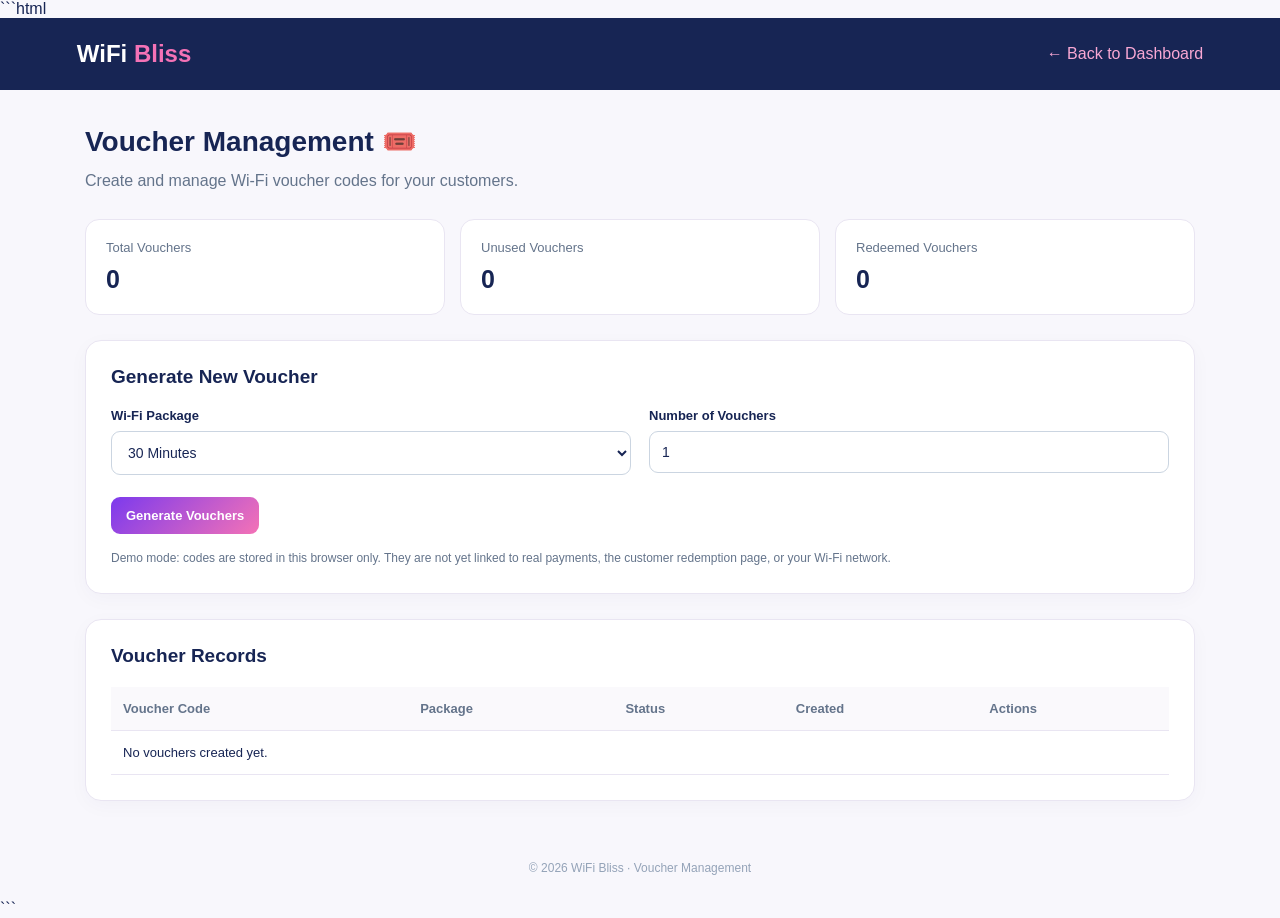
<file: admin/vouchers.html>
```html
<!DOCTYPE html>
<html lang="en">
<head>
    <meta charset="UTF-8">
    <meta name="viewport" content="width=device-width, initial-scale=1.0">
    <title>Voucher Management | WiFi Bliss</title>

    <style>
        * {
            box-sizing: border-box;
            margin: 0;
            padding: 0;
        }

        body {
            font-family: Arial, sans-serif;
            background: #F8F7FC;
            color: #172554;
        }

        header {
            background: #172554;
            color: white;
            padding: 22px 6%;
            display: flex;
            align-items: center;
            justify-content: space-between;
            gap: 15px;
            flex-wrap: wrap;
        }

        header h2 span {
            color: #F472B6;
        }

        header a {
            color: #F9A8D4;
            text-decoration: none;
        }

        main {
            max-width: 1150px;
            margin: 35px auto;
            padding: 0 20px;
        }

        .heading {
            margin-bottom: 25px;
        }

        .heading h1 {
            font-size: 28px;
            margin-bottom: 10px;
        }

        .heading p {
            color: #64748B;
            line-height: 1.6;
        }

        .card {
            background: white;
            border: 1px solid #E9E5F2;
            border-radius: 16px;
            padding: 25px;
            margin-bottom: 25px;
            box-shadow: 0 5px 20px #17255408;
        }

        .card h2 {
            font-size: 19px;
            margin-bottom: 20px;
        }

        .form-grid {
            display: grid;
            grid-template-columns: repeat(2, minmax(0, 1fr));
            gap: 18px;
        }

        label {
            display: block;
            font-size: 13px;
            font-weight: bold;
            margin-bottom: 8px;
        }

        input, select {
            width: 100%;
            padding: 12px;
            border: 1px solid #CBD5E1;
            border-radius: 9px;
            background: white;
            color: #172554;
            font-size: 14px;
        }

        input:focus, select:focus {
            outline: 2px solid #C4B5FD;
            border-color: #7C3AED;
        }

        .buttons {
            display: flex;
            gap: 10px;
            flex-wrap: wrap;
            margin-top: 22px;
        }

        button {
            padding: 11px 15px;
            border: none;
            border-radius: 9px;
            cursor: pointer;
            font-weight: bold;
            font-size: 13px;
        }

        .primary {
            color: white;
            background: linear-gradient(135deg, #7C3AED, #F472B6);
        }

        .secondary {
            color: #5B21B6;
            background: #EDE9FE;
        }

        .danger {
            color: #991B1B;
            background: #FEE2E2;
        }

        .success {
            color: #166534;
            background: #DCFCE7;
        }

        .summary {
            display: grid;
            grid-template-columns: repeat(3, minmax(0, 1fr));
            gap: 15px;
            margin-bottom: 25px;
        }

        .summary-item {
            background: white;
            border: 1px solid #E9E5F2;
            border-radius: 14px;
            padding: 20px;
        }

        .summary-item p {
            color: #64748B;
            font-size: 13px;
            margin-bottom: 10px;
        }

        .summary-item strong {
            font-size: 25px;
        }

        .table-wrap {
            overflow-x: auto;
        }

        table {
            width: 100%;
            border-collapse: collapse;
            text-align: left;
        }

        th, td {
            padding: 14px 12px;
            border-bottom: 1px solid #E9E5F2;
            font-size: 13px;
            white-space: nowrap;
        }

        th {
            color: #64748B;
            background: #FAF9FC;
        }

        .code {
            font-family: monospace;
            font-size: 14px;
            font-weight: bold;
            letter-spacing: 0.5px;
        }

        .status {
            display: inline-block;
            border-radius: 20px;
            padding: 6px 9px;
            font-size: 11px;
            font-weight: bold;
        }

        .unused {
            color: #166534;
            background: #DCFCE7;
        }

        .redeemed {
            color: #5B21B6;
            background: #EDE9FE;
        }

        .disabled {
            color: #991B1B;
            background: #FEE2E2;
        }

        .actions {
            display: flex;
            gap: 7px;
        }

        #message {
            margin-top: 15px;
            font-size: 14px;
            line-height: 1.5;
        }

        .notice {
            margin-top: 15px;
            color: #64748B;
            font-size: 12px;
            line-height: 1.6;
        }

        footer {
            text-align: center;
            padding: 25px;
            color: #94A3B8;
            font-size: 12px;
        }

        @media (max-width: 650px) {
            .form-grid, .summary {
                grid-template-columns: 1fr;
            }

            .card {
                padding: 18px;
            }

            .heading h1 {
                font-size: 24px;
            }
        }
    </style>
</head>

<body>
    <header>
        <h2>WiFi <span>Bliss</span></h2>
        <a href="dashboard.html">← Back to Dashboard</a>
    </header>

    <main>
        <section class="heading">
            <h1>Voucher Management 🎟️</h1>
            <p>Create and manage Wi-Fi voucher codes for your customers.</p>
        </section>

        <section class="summary">
            <div class="summary-item">
                <p>Total Vouchers</p>
                <strong id="totalCount">0</strong>
            </div>

            <div class="summary-item">
                <p>Unused Vouchers</p>
                <strong id="unusedCount">0</strong>
            </div>

            <div class="summary-item">
                <p>Redeemed Vouchers</p>
                <strong id="redeemedCount">0</strong>
            </div>
        </section>

        <section class="card">
            <h2>Generate New Voucher</h2>

            <form id="voucherForm">
                <div class="form-grid">
                    <div>
                        <label for="packageName">Wi-Fi Package</label>
                        <select id="packageName" required>
                            <option value="30 Minutes">30 Minutes</option>
                            <option value="1 Hour">1 Hour</option>
                            <option value="3 Hours">3 Hours</option>
                            <option value="6 Hours">6 Hours</option>
                            <option value="12 Hours">12 Hours</option>
                            <option value="24 Hours">24 Hours</option>
                            <option value="3 Days">3 Days</option>
                            <option value="7 Days">7 Days</option>
                            <option value="14 Days">14 Days</option>
                            <option value="30 Days">30 Days</option>
                            <option value="100 MB">100 MB</option>
                            <option value="250 MB">250 MB</option>
                            <option value="500 MB">500 MB</option>
                            <option value="1 GB">1 GB</option>
                            <option value="2 GB">2 GB</option>
                            <option value="3 GB">3 GB</option>
                            <option value="5 GB">5 GB</option>
                            <option value="10 GB">10 GB</option>
                            <option value="20 GB">20 GB</option>
                            <option value="50 GB">50 GB</option>
                        </select>
                    </div>

                    <div>
                        <label for="voucherQuantity">Number of Vouchers</label>
                        <input type="number" id="voucherQuantity"
                               min="1" max="100" value="1" required>
                    </div>
                </div>

                <div class="buttons">
                    <button type="submit" class="primary">
                        Generate Vouchers
                    </button>
                </div>

                <p id="message" role="status" aria-live="polite"></p>

                <p class="notice">
                    Demo mode: codes are stored in this browser only.
                    They are not yet linked to real payments, the customer
                    redemption page, or your Wi-Fi network.
                </p>
            </form>
        </section>

        <section class="card">
            <h2>Voucher Records</h2>

            <div class="table-wrap">
                <table>
                    <thead>
                        <tr>
                            <th>Voucher Code</th>
                            <th>Package</th>
                            <th>Status</th>
                            <th>Created</th>
                            <th>Actions</th>
                        </tr>
                    </thead>

                    <tbody id="voucherTable"></tbody>
                </table>
            </div>
        </section>
    </main>

    <footer>© 2026 WiFi Bliss · Voucher Management</footer>

    <script>
        const storageKey = "wifiBlissAdminVouchers";

        let vouchers = loadVouchers();

        const form = document.getElementById("voucherForm");
        const packageInput = document.getElementById("packageName");
        const quantityInput = document.getElementById("voucherQuantity");
        const table = document.getElementById("voucherTable");
        const message = document.getElementById("message");

        function loadVouchers() {
            try {
                const saved = localStorage.getItem(storageKey);
                return saved === null ? [] : JSON.parse(saved);
            } catch {
                return [];
            }
        }

        function saveVouchers() {
            try {
                localStorage.setItem(storageKey, JSON.stringify(vouchers));
                return true;
            } catch {
                message.style.color = "#B91C1C";
                message.textContent =
                    "Could not save vouchers in this browser.";
                return false;
            }
        }

        function createCode() {
            const characters = "ABCDEFGHJKLMNPQRSTUVWXYZ23456789";
            let code;

            do {
                let part = "";

                for (let i = 0; i < 4; i++) {
                    part += characters[
                        Math.floor(Math.random() * characters.length)
                    ];
                }

                code = "WIFI-" + part + "-" + Date.now().toString(36).slice(-4).toUpperCase();
            } while (vouchers.some(v => v.code === code));

            return code;
        }

        function renderVouchers() {
            table.replaceChildren();

            if (vouchers.length === 0) {
                const row = table.insertRow();
                const cell = row.insertCell();
                cell.colSpan = 5;
                cell.textContent = "No vouchers created yet.";
            }

            vouchers.forEach(voucher => {
                const row = table.insertRow();

                const codeCell = row.insertCell();
                const code = document.createElement("span");
                code.className = "code";
                code.textContent = voucher.code;
                codeCell.appendChild(code);

                row.insertCell().textContent = voucher.packageName;

                const statusCell = row.insertCell();
                const badge = document.createElement("span");
                badge.className = "status " + voucher.status.toLowerCase();
                badge.textContent = voucher.status;
                statusCell.appendChild(badge);

                row.insertCell().textContent = voucher.createdAt;

                const actionsCell = row.insertCell();
                const actions = document.createElement("div");
                actions.className = "actions";

                const copyButton = document.createElement("button");
                copyButton.className = "secondary";
                copyButton.textContent = "Copy";
                copyButton.addEventListener("click", () => copyCode(voucher.code));

                const toggleButton = document.createElement("button");
                toggleButton.className =
                    voucher.status === "Disabled" ? "success" : "danger";
                toggleButton.textContent =
                    voucher.status === "Disabled" ? "Enable" : "Disable";
                toggleButton.disabled = voucher.status === "Redeemed";
                toggleButton.addEventListener("click", () => toggleVoucher(voucher.id));

                actions.append(copyButton, toggleButton);
                actionsCell.appendChild(actions);
            });

            document.getElementById("totalCount").textContent = vouchers.length;
            document.getElementById("unusedCount").textContent =
                vouchers.filter(v => v.status === "Unused").length;
            document.getElementById("redeemedCount").textContent =
                vouchers.filter(v => v.status === "Redeemed").length;
        }

        async function copyCode(code) {
            try {
                await navigator.clipboard.writeText(code);
                message.style.color = "#166534";
                message.textContent = "Voucher code copied.";
            } catch {
                message.style.color = "#92400E";
                message.textContent =
                    "Copy is unavailable here. Select and copy the code manually: " + code;
            }
        }

        function toggleVoucher(id) {
            const voucher = vouchers.find(v => v.id === id);
            if (!voucher || voucher.status === "Redeemed") return;

            voucher.status = voucher.status === "Disabled" ? "Unused" : "Disabled";

            if (saveVouchers()) {
                renderVouchers();
                message.style.color = "#166534";
                message.textContent = "Voucher status updated in this browser.";
            }
        }

        form.addEventListener("submit", function(event) {
            event.preventDefault();

            const quantity = Number(quantityInput.value);

            if (!Number.isInteger(quantity) || quantity < 1 || quantity > 100) {
                message.style.color = "#B91C1C";
                message.textContent = "Choose a quantity between 1 and 100.";
                return;
            }

            const previous = vouchers.map(v => ({ ...v }));
            const createdAt = new Date().toLocaleDateString();

            for (let i = 0; i < quantity; i++) {
                vouchers.push({
                    id: Date.now() + "-" + i + "-" +
                        Math.random().toString(36).slice(2, 7),
                    code: createCode(),
                    packageName: packageInput.value,
                    status: "Unused",
                    createdAt
                });
            }

            if (!saveVouchers()) {
                vouchers = previous;
                renderVouchers();
                return;
            }

            renderVouchers();

            message.style.color = "#166534";
            message.textContent =
                quantity + " demo voucher(s) generated successfully.";

            form.reset();
            quantityInput.value = 1;
        });

        renderVouchers();
    </script>
</body>
</html>
```
</file>
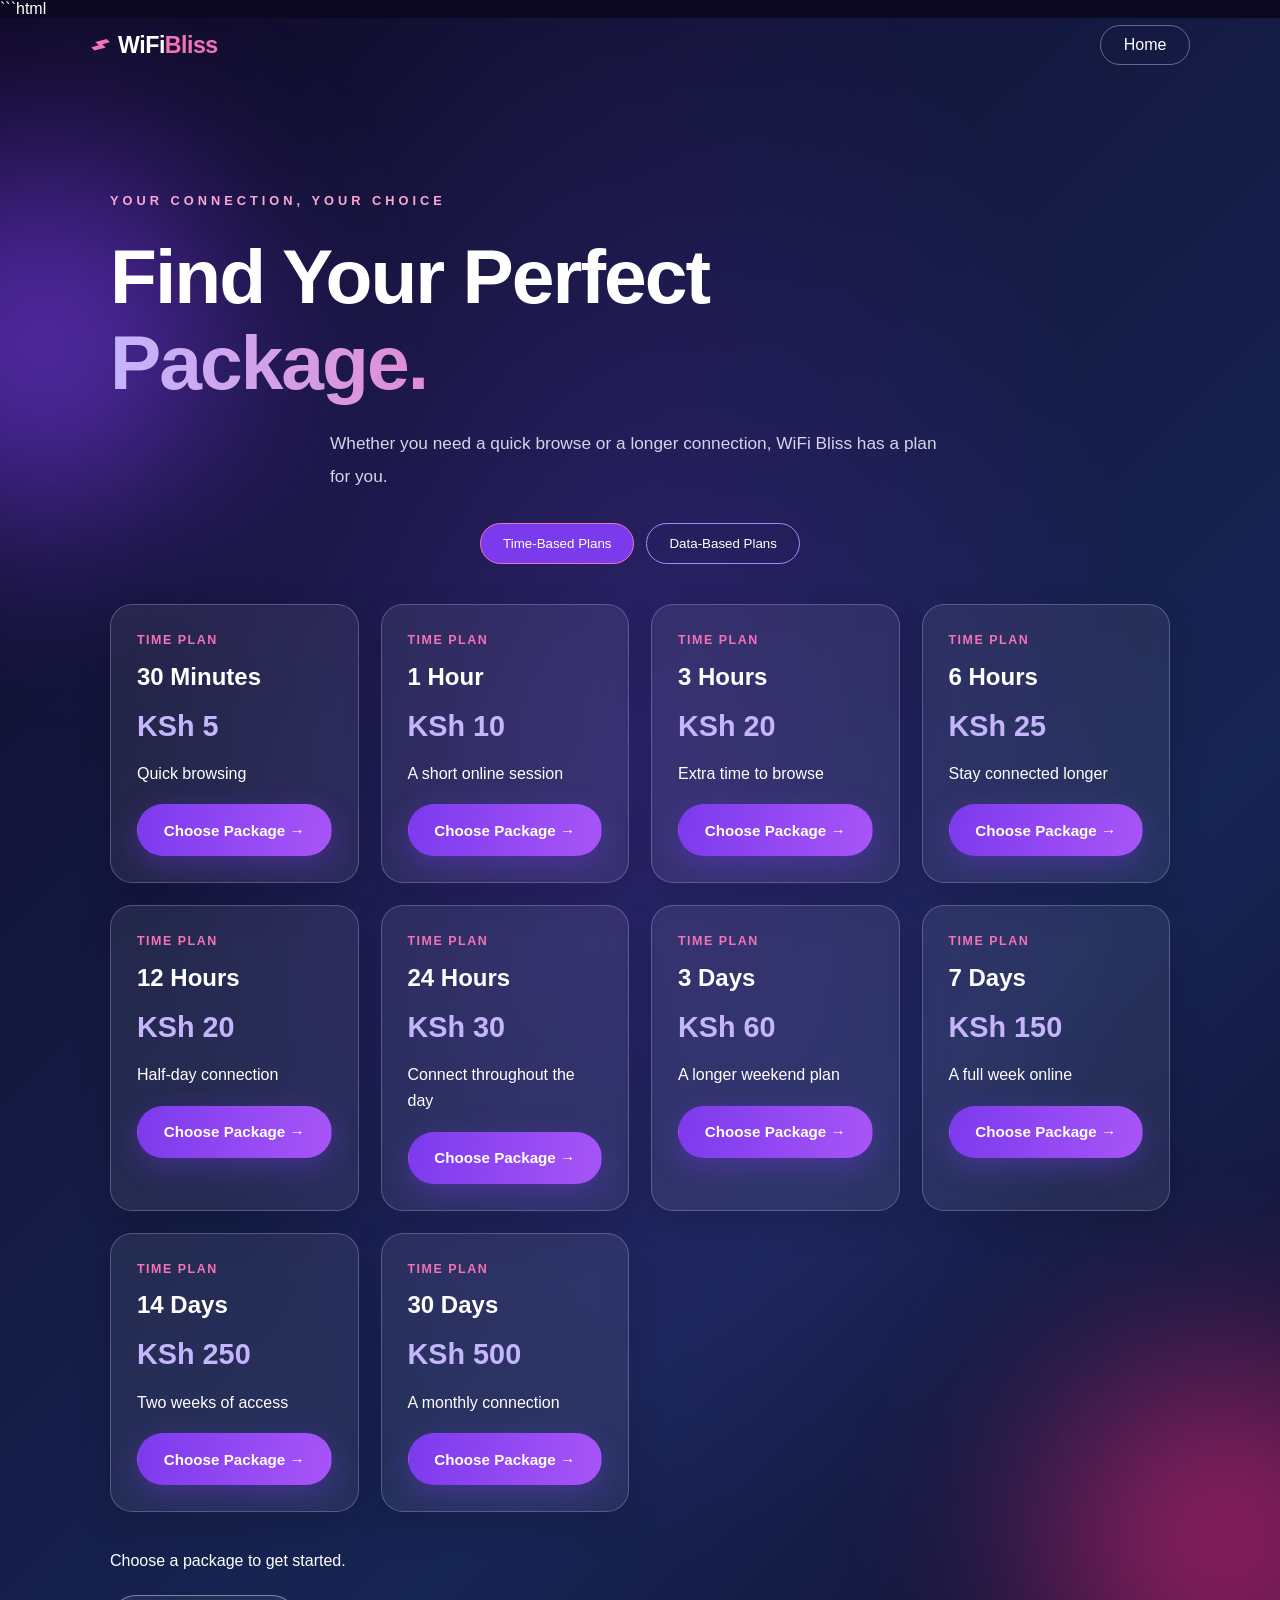
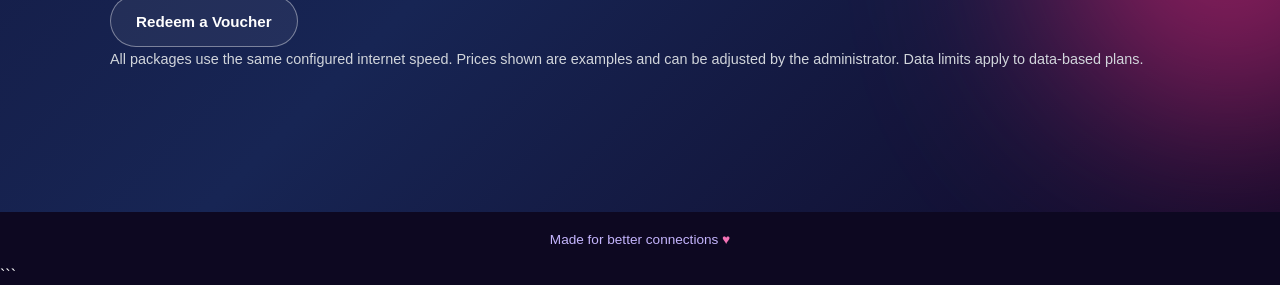
<file: pages/packages.html>
```html
<!DOCTYPE html>
<html lang="en">
<head>
    <meta charset="UTF-8">
    <meta name="viewport" content="width=device-width, initial-scale=1.0">
    <meta name="theme-color" content="#172554">

    <title>Wi-Fi Packages | WiFi Bliss</title>

    <link rel="stylesheet" href="../css/style.css">
    <script src="../js/script.js" defer></script>

    <style>
        .packages-content {
            width: min(1100px, 100%);
            margin: auto;
            padding: 50px 20px;
        }

        .package-grid {
            display: grid;
            grid-template-columns: repeat(
                auto-fit, minmax(220px, 1fr)
            );
            gap: 22px;
            margin: 40px 0;
            text-align: left;
        }

        .package-card {
            padding: 26px;
            border: 1px solid rgba(196, 181, 253, 0.3);
            border-radius: 22px;
            background: rgba(255, 255, 255, 0.07);
            backdrop-filter: blur(14px);
            box-shadow: 0 12px 35px rgba(0, 0, 0, 0.15);
            transition: transform 0.25s, border-color 0.25s;
        }

        .package-card:hover {
            transform: translateY(-6px);
            border-color: #F472B6;
        }

        .package-label {
            color: #F472B6;
            font-size: 0.78rem;
            font-weight: bold;
            letter-spacing: 1.5px;
        }

        .package-card h2 {
            margin: 12px 0;
            color: #FFFFFF;
        }

        .package-price {
            font-size: 1.8rem;
            font-weight: bold;
            color: #C4B5FD;
            margin: 12px 0;
        }

        .package-card p {
            line-height: 1.6;
        }

        .package-card button {
            width: 100%;
            margin-top: 18px;
            cursor: pointer;
        }

        .package-tabs {
            display: flex;
            justify-content: center;
            gap: 12px;
            flex-wrap: wrap;
            margin-top: 30px;
        }

        .package-tab {
            border: 1px solid #A78BFA;
            border-radius: 30px;
            padding: 12px 22px;
            color: white;
            background: transparent;
            cursor: pointer;
        }

        .package-tab.active {
            background: #7C3AED;
            border-color: #F472B6;
        }

        .package-message {
            color: #FFFFFF;
            margin: 25px 0;
        }

        .package-note {
            color: #D1D5DB;
            font-size: 0.9rem;
            line-height: 1.7;
        }

        @media (max-width: 500px) {
            .packages-content {
                padding: 35px 15px;
            }

            .package-grid {
                grid-template-columns: 1fr;
            }
        }
    </style>
</head>

<body>

<header class="navbar">
    <a href="../index.html" class="brand">
        <span class="brand-icon">⌁</span>
        <span>WiFi<span class="brand-accent">Bliss</span></span>
    </a>

    <a href="../index.html" class="login-link">Home</a>
</header>

<main class="hero">
    <div class="glow glow-one"></div>
    <div class="glow glow-two"></div>

    <section class="packages-content">

        <p class="eyebrow">YOUR CONNECTION, YOUR CHOICE</p>

        <h1>
            Find Your Perfect
            <span class="gradient-text">Package.</span>
        </h1>

        <p class="hero-description">
            Whether you need a quick browse or a longer connection,
            WiFi Bliss has a plan for you.
        </p>

        <div class="package-tabs">
            <button class="package-tab active"
                    onclick="showPackages('time', this)">
                Time-Based Plans
            </button>

            <button class="package-tab"
                    onclick="showPackages('data', this)">
                Data-Based Plans
            </button>
        </div>

        <div id="package-grid" class="package-grid"></div>

        <p id="package-message" class="package-message">
            Choose a package to get started.
        </p>

        <a href="voucher.html" class="btn btn-secondary">
            Redeem a Voucher
        </a>

        <p class="package-note">
            All packages use the same configured internet speed.
            Prices shown are examples and can be adjusted by the
            administrator. Data limits apply to data-based plans.
        </p>

    </section>
</main>

<footer class="site-footer">
    <p>Made for better connections <span>♥</span></p>
</footer>

<script>
    const packages = {
        time: [
            { name: "30 Minutes", price: 5, detail: "Quick browsing" },
            { name: "1 Hour", price: 10, detail: "A short online session" },
            { name: "3 Hours", price: 20, detail: "Extra time to browse" },
            { name: "6 Hours", price: 25, detail: "Stay connected longer" },
            { name: "12 Hours", price: 20, detail: "Half-day connection" },
            { name: "24 Hours", price: 30, detail: "Connect throughout the day" },
            { name: "3 Days", price: 60, detail: "A longer weekend plan" },
            { name: "7 Days", price: 150, detail: "A full week online" },
            { name: "14 Days", price: 250, detail: "Two weeks of access" },
            { name: "30 Days", price: 500, detail: "A monthly connection" }
        ],

        data: [
            { name: "100 MB", price: 5, detail: "For light browsing" },
            { name: "250 MB", price: 10, detail: "Messages and browsing" },
            { name: "500 MB", price: 20, detail: "Everyday internet use" },
            { name: "1 GB", price: 30, detail: "More room to browse" },
            { name: "2 GB", price: 50, detail: "For regular internet use" },
            { name: "3 GB", price: 75, detail: "Extra data for your day" },
            { name: "5 GB", price: 120, detail: "For heavier browsing" },
            { name: "10 GB", price: 220, detail: "More data for your needs" },
            { name: "20 GB", price: 400, detail: "A large data allowance" },
            { name: "50 GB", price: 800, detail: "For high data usage" }
        ]
    };

    function showPackages(type, button) {
        const grid = document.getElementById("package-grid");
        const message = document.getElementById("package-message");

        document.querySelectorAll(".package-tab").forEach(tab => {
            tab.classList.remove("active");
        });

        button.classList.add("active");
        grid.innerHTML = "";

        packages[type].forEach(plan => {
            const card = document.createElement("article");
            card.className = "package-card";

            const label = type === "time" ? "TIME PLAN" : "DATA PLAN";

            card.innerHTML = `
                <p class="package-label">${label}</p>
                <h2>${plan.name}</h2>
                <p class="package-price">KSh ${plan.price}</p>
                <p>${plan.detail}</p>
                <button class="btn btn-primary">Choose Package →</button>
            `;

            card.querySelector("button").addEventListener("click", () => {
    sessionStorage.setItem("selectedPackage", plan.name);
    sessionStorage.setItem("selectedPrice", plan.price);
    sessionStorage.setItem("selectedPackageType", type);

    window.location.href = "payment.html";
});

            grid.appendChild(card);
        });

        message.textContent = "Choose a package to get started.";
    }

    showPackages("time", document.querySelector(".package-tab"));
</script>

</body>
</html>
```
</file>
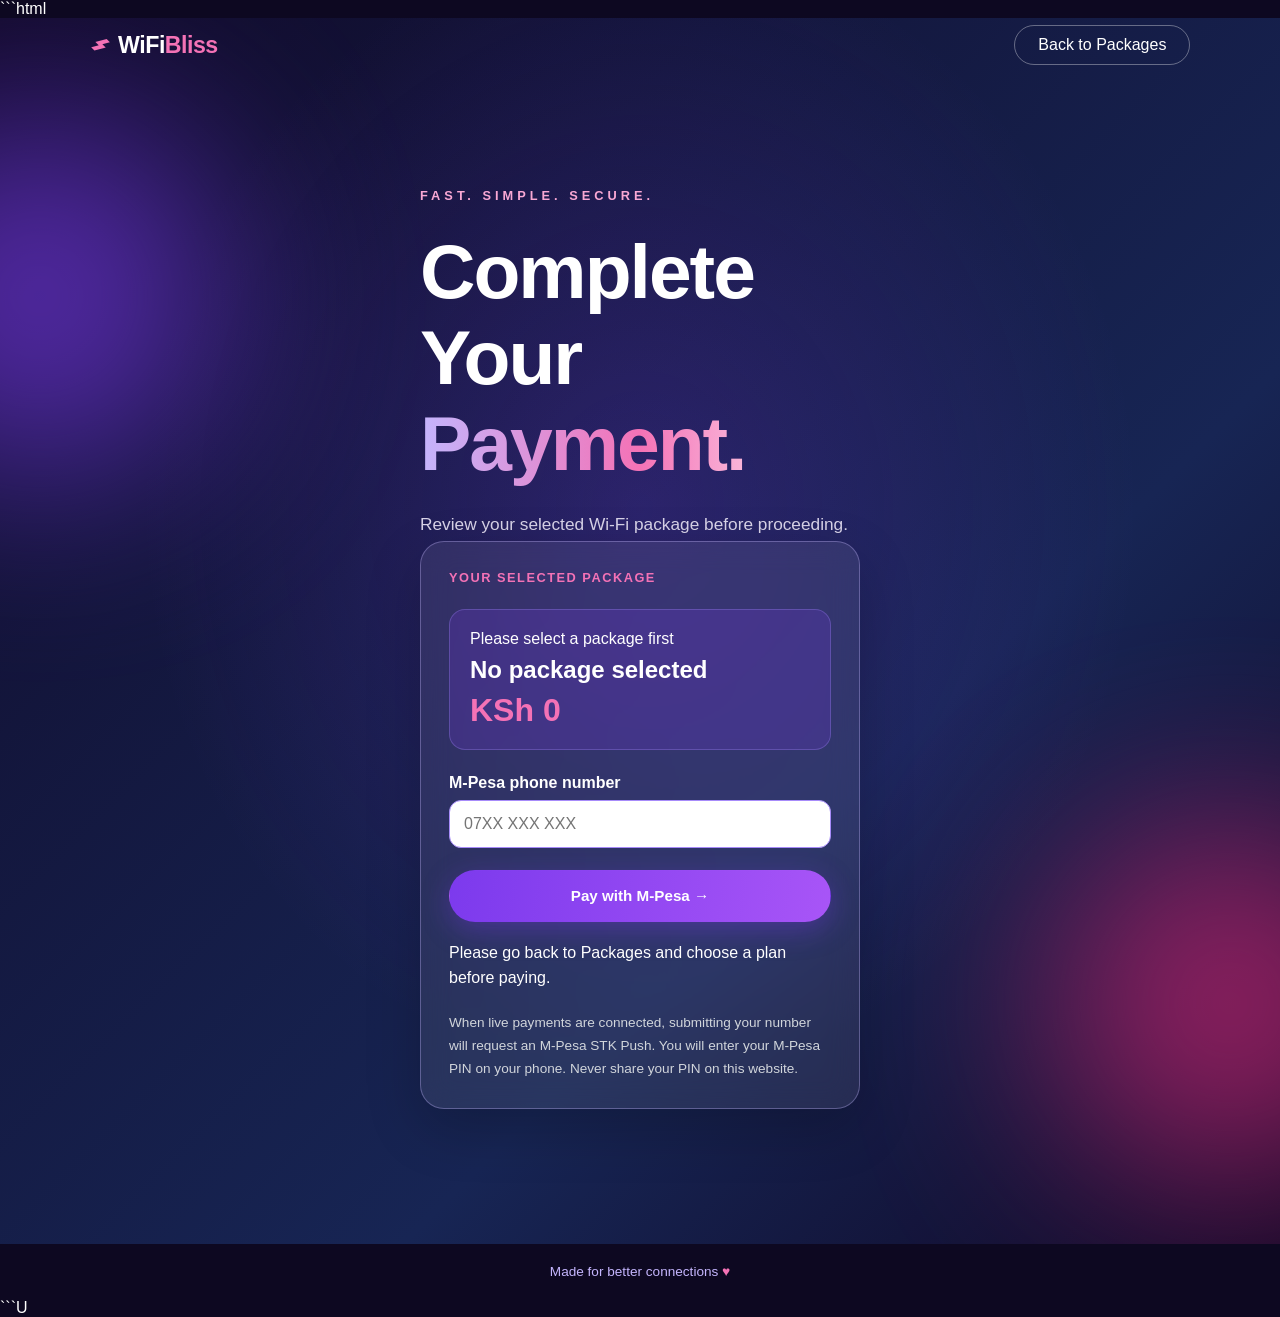
<file: pages/payment.html>
```html
<!DOCTYPE html>
<html lang="en">
<head>
    <meta charset="UTF-8">
    <meta name="viewport" content="width=device-width, initial-scale=1.0">
    <meta name="theme-color" content="#172554">

    <title>Secure Payment | WiFi Bliss</title>

    <link rel="stylesheet" href="../css/style.css">
    <script src="../js/script.js" defer></script>

    <style>
        .payment-area {
            width: min(480px, 100%);
            margin: auto;
            padding: 45px 20px;
        }

        .payment-card {
            padding: 28px;
            border: 1px solid rgba(196, 181, 253, 0.35);
            border-radius: 24px;
            background: rgba(255, 255, 255, 0.08);
            backdrop-filter: blur(15px);
            box-shadow: 0 20px 55px rgba(0, 0, 0, 0.2);
            text-align: left;
        }

        .payment-label {
            color: #F472B6;
            font-size: 0.8rem;
            font-weight: bold;
            letter-spacing: 1.5px;
        }

        .payment-summary {
            margin: 24px 0;
            padding: 20px;
            border-radius: 16px;
            background: rgba(124, 58, 237, 0.2);
            border: 1px solid rgba(167, 139, 250, 0.3);
        }

        .payment-summary h2 {
            margin: 8px 0;
            color: #FFFFFF;
        }

        .payment-amount {
            color: #F472B6;
            font-size: 2rem;
            font-weight: bold;
        }

        .payment-form label {
            display: block;
            margin: 18px 0 8px;
            color: #FFFFFF;
            font-weight: 600;
        }

        .payment-form input {
            box-sizing: border-box;
            width: 100%;
            padding: 14px;
            border: 1px solid #A78BFA;
            border-radius: 12px;
            background: #FFFFFF;
            color: #172554;
            font: inherit;
            outline: none;
        }

        .payment-form input:focus {
            border-color: #F472B6;
            box-shadow: 0 0 0 3px rgba(244, 114, 182, 0.2);
        }

        .payment-form button {
            width: 100%;
            margin-top: 22px;
            cursor: pointer;
        }

        .payment-message {
            margin-top: 18px;
            line-height: 1.6;
            overflow-wrap: anywhere;
        }

        .payment-note {
            margin-top: 20px;
            color: #D1D5DB;
            font-size: 0.85rem;
            line-height: 1.7;
        }
    </style>
</head>

<body>

<header class="navbar">
    <a href="../index.html" class="brand">
        <span class="brand-icon">⌁</span>
        <span>WiFi<span class="brand-accent">Bliss</span></span>
    </a>

    <a href="packages.html" class="login-link">Back to Packages</a>
</header>

<main class="hero">
    <div class="glow glow-one"></div>
    <div class="glow glow-two"></div>

    <section class="payment-area">

        <p class="eyebrow">FAST. SIMPLE. SECURE.</p>

        <h1>
            Complete Your
            <span class="gradient-text">Payment.</span>
        </h1>

        <p class="hero-description">
            Review your selected Wi-Fi package before proceeding.
        </p>

        <div class="payment-card">

            <p class="payment-label">YOUR SELECTED PACKAGE</p>

            <div class="payment-summary">
                <p id="selected-type">Wi-Fi package</p>
                <h2 id="selected-package">No package selected</h2>
                <p class="payment-amount" id="selected-price">KSh 0</p>
            </div>

            <form class="payment-form" id="payment-form">
                <label for="mpesa-phone">M-Pesa phone number</label>

                <input
                    type="tel"
                    id="mpesa-phone"
                    name="phone"
                    placeholder="07XX XXX XXX"
                    autocomplete="tel"
                    inputmode="tel"
                    required
                >

                <button type="submit" class="btn btn-primary">
                    Pay with M-Pesa →
                </button>
            </form>

            <p id="payment-message"
               class="payment-message"
               role="status"
               aria-live="polite"></p>

            <p class="payment-note">
                When live payments are connected, submitting your
                number will request an M-Pesa STK Push. You will
                enter your M-Pesa PIN on your phone.
                Never share your PIN on this website.
            </p>

        </div>
    </section>
</main>

<footer class="site-footer">
    <p>Made for better connections <span>♥</span></p>
</footer>

<script>
    const selectedPackage = sessionStorage.getItem("selectedPackage");
    const selectedPrice = sessionStorage.getItem("selectedPrice");
    const selectedType = sessionStorage.getItem("selectedPackageType");

    const packageElement = document.getElementById("selected-package");
    const priceElement = document.getElementById("selected-price");
    const typeElement = document.getElementById("selected-type");
    const messageElement = document.getElementById("payment-message");
    const form = document.getElementById("payment-form");

    if (selectedPackage && selectedPrice !== null) {
        packageElement.textContent = selectedPackage;
        priceElement.textContent = "KSh " + selectedPrice;

        typeElement.textContent =
            selectedType === "data" ? "Data-based plan" :
            selectedType === "time" ? "Time-based plan" :
            "Wi-Fi package";
    } else {
        packageElement.textContent = "No package selected";
        priceElement.textContent = "KSh 0";
        typeElement.textContent = "Please select a package first";

        messageElement.textContent =
            "Please go back to Packages and choose a plan before paying.";

        form.querySelector("button").disabled = true;
    }

    form.addEventListener("submit", function(event) {
        event.preventDefault();

        const phone = document.getElementById("mpesa-phone").value.trim();
        const validPhone = /^(?:07|01)\d{8}$/.test(phone);

        if (!validPhone) {
            messageElement.textContent =
                "Enter a valid Kenyan number, for example 0712345678.";
            return;
        }

        messageElement.textContent =
            "Your number has been entered. Live M-Pesa payments are not connected yet, so no STK Push has been sent.";
    });
</script>

</body>
</html>
```U
</file>
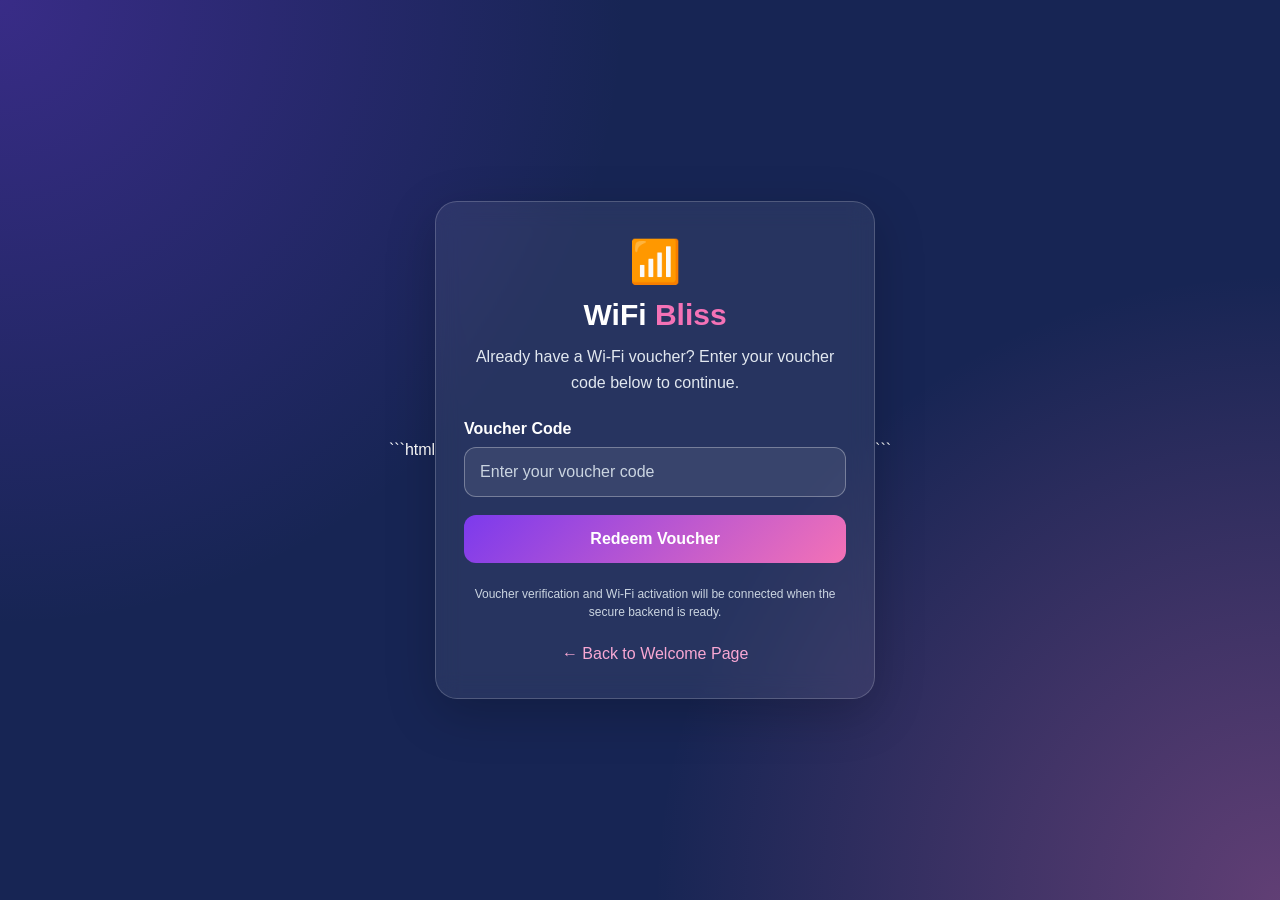
<file: pages/voucher.html>
```html
<!DOCTYPE html>
<html lang="en">
<head>
    <meta charset="UTF-8">
    <meta name="viewport" content="width=device-width, initial-scale=1.0">
    <title>Redeem Voucher | WiFi Bliss</title>

    <style>
        * {
            margin: 0;
            padding: 0;
            box-sizing: border-box;
        }

        body {
            min-height: 100vh;
            display: flex;
            align-items: center;
            justify-content: center;
            padding: 20px;
            font-family: Arial, sans-serif;
            color: #FFFFFF;
            background:
                radial-gradient(circle at top left, #7C3AED55, transparent 40%),
                radial-gradient(circle at bottom right, #F472B655, transparent 40%),
                #172554;
        }

        .voucher-card {
            width: 100%;
            max-width: 440px;
            padding: 35px 28px;
            text-align: center;
            border: 1px solid #FFFFFF30;
            border-radius: 22px;
            background: #FFFFFF12;
            box-shadow: 0 15px 50px #00000035;
            backdrop-filter: blur(12px);
        }

        .logo {
            font-size: 42px;
            margin-bottom: 12px;
        }

        h1 {
            margin-bottom: 12px;
            font-size: 30px;
        }

        h1 span {
            color: #F472B6;
        }

        .description {
            margin-bottom: 25px;
            color: #E2E8F0;
            line-height: 1.6;
        }

        label {
            display: block;
            text-align: left;
            margin-bottom: 9px;
            font-weight: bold;
        }

        input {
            width: 100%;
            padding: 15px;
            margin-bottom: 18px;
            border: 1px solid #FFFFFF50;
            border-radius: 12px;
            outline: none;
            background: #FFFFFF15;
            color: #FFFFFF;
            font-size: 16px;
        }

        input::placeholder {
            color: #CBD5E1;
        }

        input:focus {
            border-color: #F472B6;
            box-shadow: 0 0 12px #F472B655;
        }

        button {
            width: 100%;
            padding: 15px;
            border: none;
            border-radius: 12px;
            color: #FFFFFF;
            font-size: 16px;
            font-weight: bold;
            cursor: pointer;
            background: linear-gradient(135deg, #7C3AED, #F472B6);
            transition: transform 0.2s, box-shadow 0.2s;
        }

        button:hover {
            transform: translateY(-2px);
            box-shadow: 0 8px 25px #7C3AED60;
        }

        #message {
            margin-top: 18px;
            line-height: 1.5;
            font-size: 14px;
        }

        .back-link {
            display: inline-block;
            margin-top: 24px;
            color: #F9A8D4;
            text-decoration: none;
        }

        .back-link:hover {
            text-decoration: underline;
        }

        .note {
            margin-top: 22px;
            color: #CBD5E1;
            font-size: 12px;
            line-height: 1.5;
        }
    </style>
</head>

<body>
    <main class="voucher-card">
        <div class="logo">📶</div>

        <h1>WiFi <span>Bliss</span></h1>

        <p class="description">
            Already have a Wi-Fi voucher?
            Enter your voucher code below to continue.
        </p>

        <form id="voucherForm">
            <label for="voucherCode">Voucher Code</label>

            <input
                type="text"
                id="voucherCode"
                name="voucherCode"
                placeholder="Enter your voucher code"
                autocomplete="off"
                required
            >

            <button type="submit">Redeem Voucher</button>
        </form>

        <p id="message" role="status" aria-live="polite"></p>

        <p class="note">
            Voucher verification and Wi-Fi activation will be connected
            when the secure backend is ready.
        </p>

        <a class="back-link" href="../index.html">
            ← Back to Welcome Page
        </a>
    </main>

    <script>
        const voucherForm = document.getElementById("voucherForm");
        const voucherCode = document.getElementById("voucherCode");
        const message = document.getElementById("message");

        voucherForm.addEventListener("submit", function(event) {
            event.preventDefault();

            const code = voucherCode.value.trim();

            if (code.length < 4) {
                message.style.color = "#FCA5A5";
                message.textContent =
                    "Please enter a voucher code with at least 4 characters.";
                return;
            }

            message.style.color = "#FDE68A";
            message.textContent =
                "Your code has been entered, but voucher verification is not connected yet. No Wi-Fi access has been activated.";
        });
    </script>
</body>
</html>
```
</file>
<file: css/style.css>
/* =================================
   WIFI BLISS - WELCOME PAGE
   Colours: Purple, Pink, White, Navy
================================= */

:root {
    --purple: #7C3AED;
    --pink: #F472B6;
    --white: #FFFFFF;
    --navy: #172554;
    --background: #0D0821;
    --muted: #D8D3E8;
}

* {
    margin: 0;
    padding: 0;
    box-sizing: border-box;
}

html {
    scroll-behavior: smooth;
}

body {
    min-height: 100vh;
    font-family: "Segoe UI", Arial, sans-serif;
    color: var(--white);
    background: var(--background);
}

a {
    color: inherit;
    text-decoration: none;
}

/* NAVIGATION */

.navbar {
    position: absolute;
    top: 0;
    left: 0;
    z-index: 10;
    width: 100%;
    padding: 25px 7%;
    display: flex;
    justify-content: space-between;
    align-items: center;
}

.brand {
    display: inline-flex;
    align-items: center;
    gap: 10px;
    font-size: 1.45rem;
    font-weight: 800;
    letter-spacing: -0.5px;
}

.brand-icon {
    color: var(--pink);
    font-size: 2rem;
    transform: rotate(-45deg);
}

.brand-accent {
    color: var(--pink);
}

.login-link {
    padding: 10px 23px;
    border: 1px solid rgba(255, 255, 255, 0.35);
    border-radius: 30px;
    transition: 0.3s ease;
}

.login-link:hover {
    background: var(--purple);
    border-color: var(--purple);
}

/* WELCOME HERO */

.hero {
    position: relative;
    isolation: isolate;
    min-height: 100vh;
    padding: 125px 20px 90px;
    display: flex;
    align-items: center;
    justify-content: center;
    overflow: hidden;
    background:
        radial-gradient(
            ellipse at 50% 40%,
            rgba(124, 58, 237, 0.22),
            transparent 55%
        ),
        linear-gradient(135deg, #100A29, #172554 65%, #100A29);
}

/* GLOWING BACKGROUND LIGHTS */

.glow {
    position: absolute;
    z-index: -1;
    width: 360px;
    height: 360px;
    border-radius: 50%;
    filter: blur(100px);
    opacity: 0.65;
    pointer-events: none;
    animation: drift 9s ease-in-out infinite alternate;
}

.glow-one {
    top: 8%;
    left: -140px;
    background: var(--purple);
}

.glow-two {
    right: -130px;
    bottom: 5%;
    background: #DB2777;
    animation-delay: -4s;
}

/* FLOATING LIGHT PARTICLES */

.particles {
    position: absolute;
    inset: 0;
    z-index: -1;
    pointer-events: none;
    background-image:
        radial-gradient(circle, #FFFFFF 1px, transparent 2px),
        radial-gradient(circle, #F472B6 1px, transparent 2px),
        radial-gradient(circle, #A78BFA 1px, transparent 2px);
    background-size: 120px 140px, 190px 180px, 240px 210px;
    background-position: 10px 20px, 70px 90px, 150px 40px;
    opacity: 0.35;
    animation: sparkle 12s linear infinite;
}

/* MAIN CONTENT */

.hero-content {
    width: 100%;
    max-width: 850px;
    text-align: center;
    animation: rise-in 1s ease both;
}

.eyebrow {
    margin-bottom: 25px;
    color: #F9A8D4;
    font-size: 0.8rem;
    font-weight: 700;
    letter-spacing: 4px;
}

/* GLOWING WIFI ORB */

.wifi-orb {
    width: 145px;
    height: 145px;
    margin: 0 auto 32px;
    display: flex;
    align-items: center;
    justify-content: center;
    border: 1px solid rgba(255, 255, 255, 0.4);
    border-radius: 50%;
    color: var(--white);
    background: linear-gradient(
        145deg,
        rgba(124, 58, 237, 0.8),
        rgba(244, 114, 182, 0.45)
    );
    box-shadow:
        0 0 25px rgba(124, 58, 237, 0.6),
        0 0 65px rgba(244, 114, 182, 0.25),
        inset 0 0 25px rgba(255, 255, 255, 0.15);
    animation: pulse 3s ease-in-out infinite;
}

.wifi-symbol {
    width: 80px;
    height: 80px;
    filter: drop-shadow(0 0 8px rgba(255, 255, 255, 0.65));
}

.hero h1 {
    margin-bottom: 22px;
    font-size: clamp(2.4rem, 6vw, 4.8rem);
    line-height: 1.12;
    font-weight: 800;
    letter-spacing: -2px;
}

.gradient-text {
    display: block;
    color: var(--pink);
    background: linear-gradient(90deg, #C4B5FD, #F472B6, #FFFFFF);
    -webkit-background-clip: text;
    background-clip: text;
    -webkit-text-fill-color: transparent;
}

.hero-description {
    max-width: 620px;
    margin: 0 auto;
    color: var(--muted);
    font-size: 1.08rem;
    line-height: 1.9;
}

/* BUTTONS */

.hero-buttons {
    margin-top: 34px;
    display: flex;
    flex-wrap: wrap;
    justify-content: center;
    gap: 16px;
}

.btn {
    min-height: 52px;
    padding: 15px 25px;
    display: inline-flex;
    align-items: center;
    justify-content: center;
    gap: 12px;
    border: 1px solid transparent;
    border-radius: 35px;
    font-size: 0.95rem;
    font-weight: 700;
    transition:
        transform 0.3s ease,
        box-shadow 0.3s ease,
        background 0.3s ease;
}

.btn:hover {
    transform: translateY(-4px);
}

.btn-primary {
    color: var(--white);
    background: linear-gradient(100deg, var(--purple), #A855F7);
    box-shadow: 0 8px 28px rgba(124, 58, 237, 0.35);
}

.btn-primary:hover {
    box-shadow: 0 10px 35px rgba(244, 114, 182, 0.45);
}

.btn-secondary {
    border-color: rgba(255, 255, 255, 0.4);
    background: rgba(255, 255, 255, 0.06);
}

.btn-secondary:hover {
    background: rgba(244, 114, 182, 0.16);
    border-color: var(--pink);
}

/* SMALL STATUS MESSAGE */

.hero-note {
    margin-top: 30px;
    color: #E9D5FF;
    font-size: 0.88rem;
}

.status-dot {
    width: 8px;
    height: 8px;
    margin-right: 8px;
    display: inline-block;
    border-radius: 50%;
    background: #86EFAC;
    box-shadow: 0 0 12px #86EFAC;
}

/* SCROLL INDICATOR */

.scroll-hint {
    position: absolute;
    bottom: 28px;
    left: 50%;
    width: 25px;
    height: 42px;
    border: 1px solid rgba(255, 255, 255, 0.5);
    border-radius: 20px;
    transform: translateX(-50%);
}

.scroll-hint span {
    position: absolute;
    top: 8px;
    left: 10px;
    width: 3px;
    height: 8px;
    border-radius: 5px;
    background: var(--pink);
    animation: scroll-down 1.5s ease-in-out infinite;
}

/* FOOTER */

.site-footer {
    padding: 20px;
    text-align: center;
    color: #C4B5FD;
    background: #0D0821;
    font-size: 0.85rem;
}

.site-footer span {
    color: var(--pink);
}

/* ANIMATIONS */

@keyframes pulse {
    0%, 100% {
        transform: scale(1);
        box-shadow:
            0 0 25px rgba(124, 58, 237, 0.6),
            0 0 65px rgba(244, 114, 182, 0.25);
    }

    50% {
        transform: scale(1.06);
        box-shadow:
            0 0 40px rgba(124, 58, 237, 0.85),
            0 0 90px rgba(244, 114, 182, 0.5);
    }
}

@keyframes drift {
    from {
        transform: translate(0, 0) scale(1);
    }

    to {
        transform: translate(100px, -50px) scale(1.2);
    }
}

@keyframes sparkle {
    from {
        background-position: 10px 20px, 70px 90px, 150px 40px;
    }

    to {
        background-position: 130px -120px, -120px -90px, 390px -170px;
    }
}

@keyframes rise-in {
    from {
        opacity: 0;
        transform: translateY(25px);
    }

    to {
        opacity: 1;
        transform: translateY(0);
    }
}

@keyframes scroll-down {
    0% {
        opacity: 0;
        transform: translateY(0);
    }

    40% {
        opacity: 1;
    }

    100% {
        opacity: 0;
        transform: translateY(15px);
    }
}

/* MOBILE RESPONSIVENESS */

@media (max-width: 600px) {
    .navbar {
        padding: 20px 5%;
    }

    .brand {
        font-size: 1.2rem;
    }

    .hero {
        padding: 115px 22px 90px;
    }

    .eyebrow {
        font-size: 0.68rem;
        letter-spacing: 2px;
    }

    .wifi-orb {
        width: 120px;
        height: 120px;
    }

    .wifi-symbol {
        width: 68px;
        height: 68px;
    }

    .hero h1 {
        letter-spacing: -1px;
    }

    .hero-description {
        font-size: 0.98rem;
    }

    .hero-buttons {
        flex-direction: column;
        align-items: stretch;
    }

    .btn {
        width: 100%;
    }
}

/* ACCESSIBILITY: REDUCED MOTION */

@media (prefers-reduced-motion: reduce) {
    *,
    *::before,
    *::after {
        animation-duration: 0.01ms !important;
        animation-iteration-count: 1 !important;
        scroll-behavior: auto !important;
    }
}
</file>
